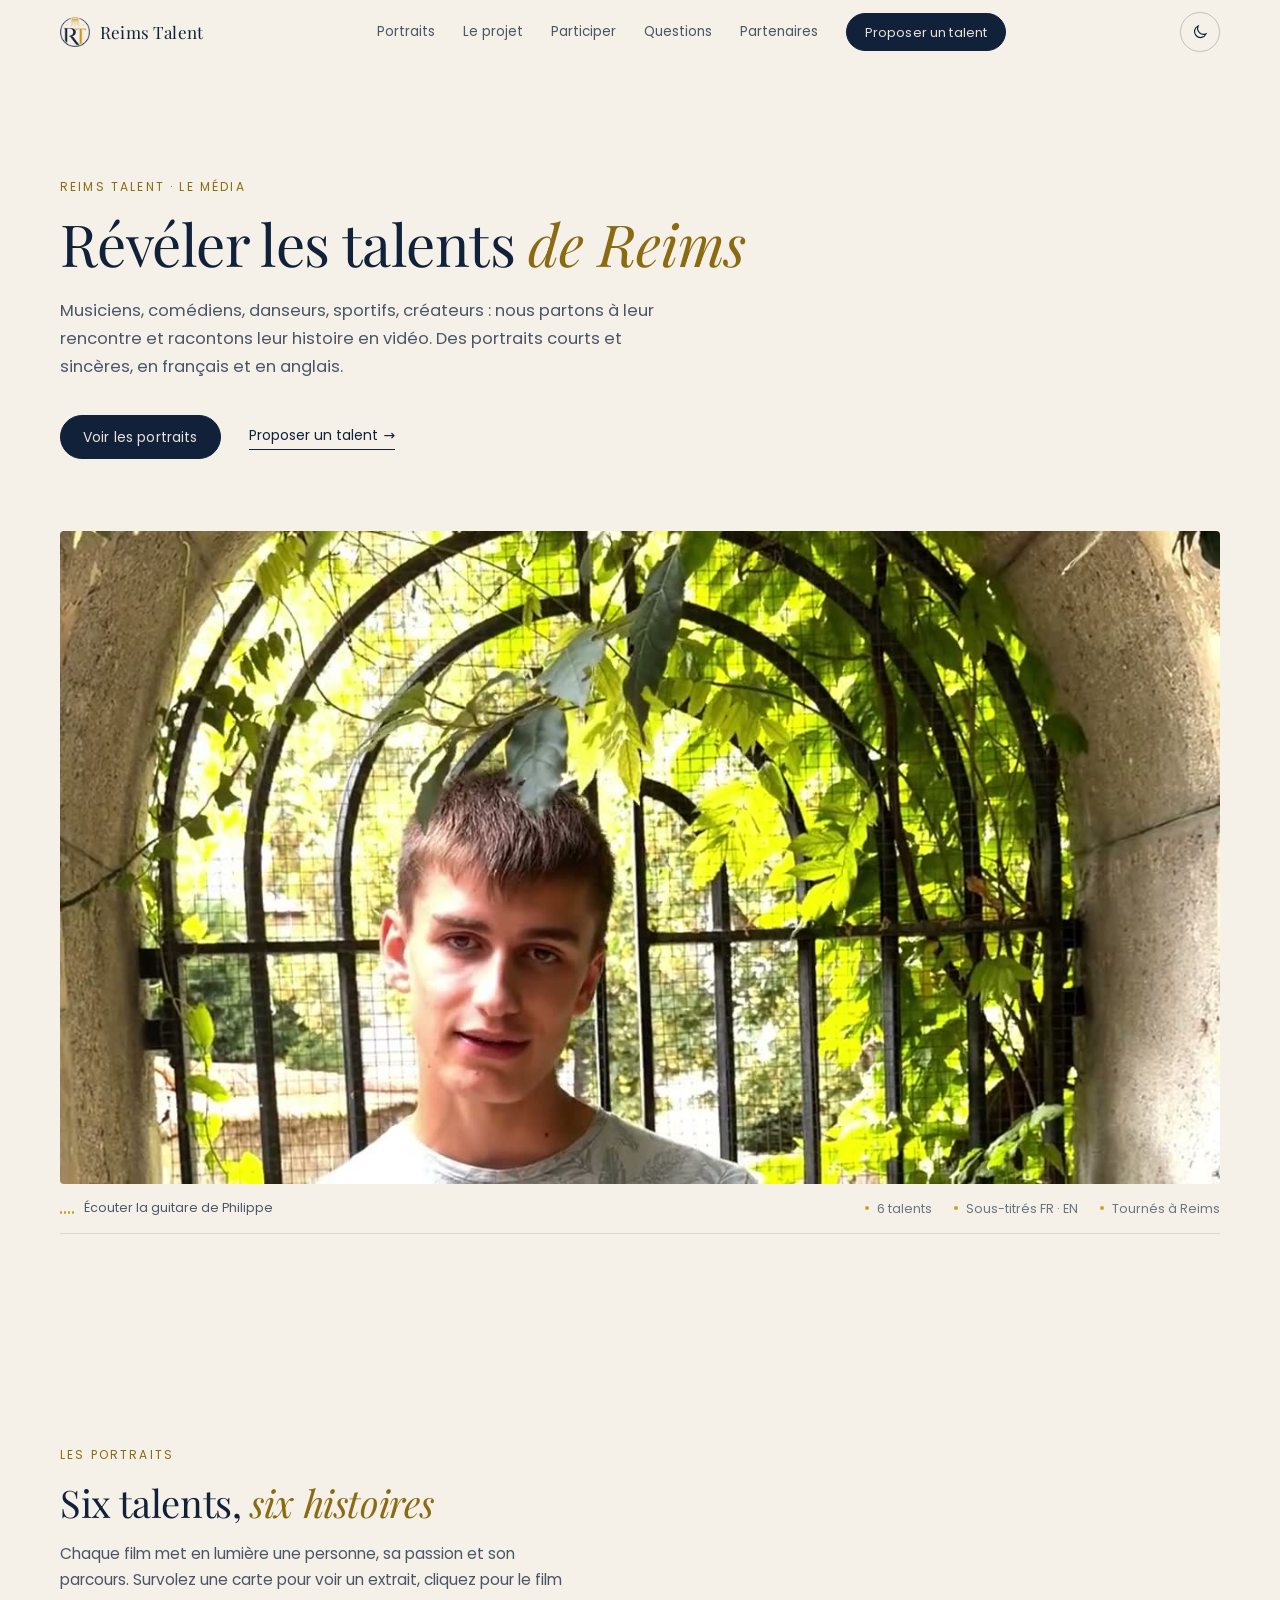
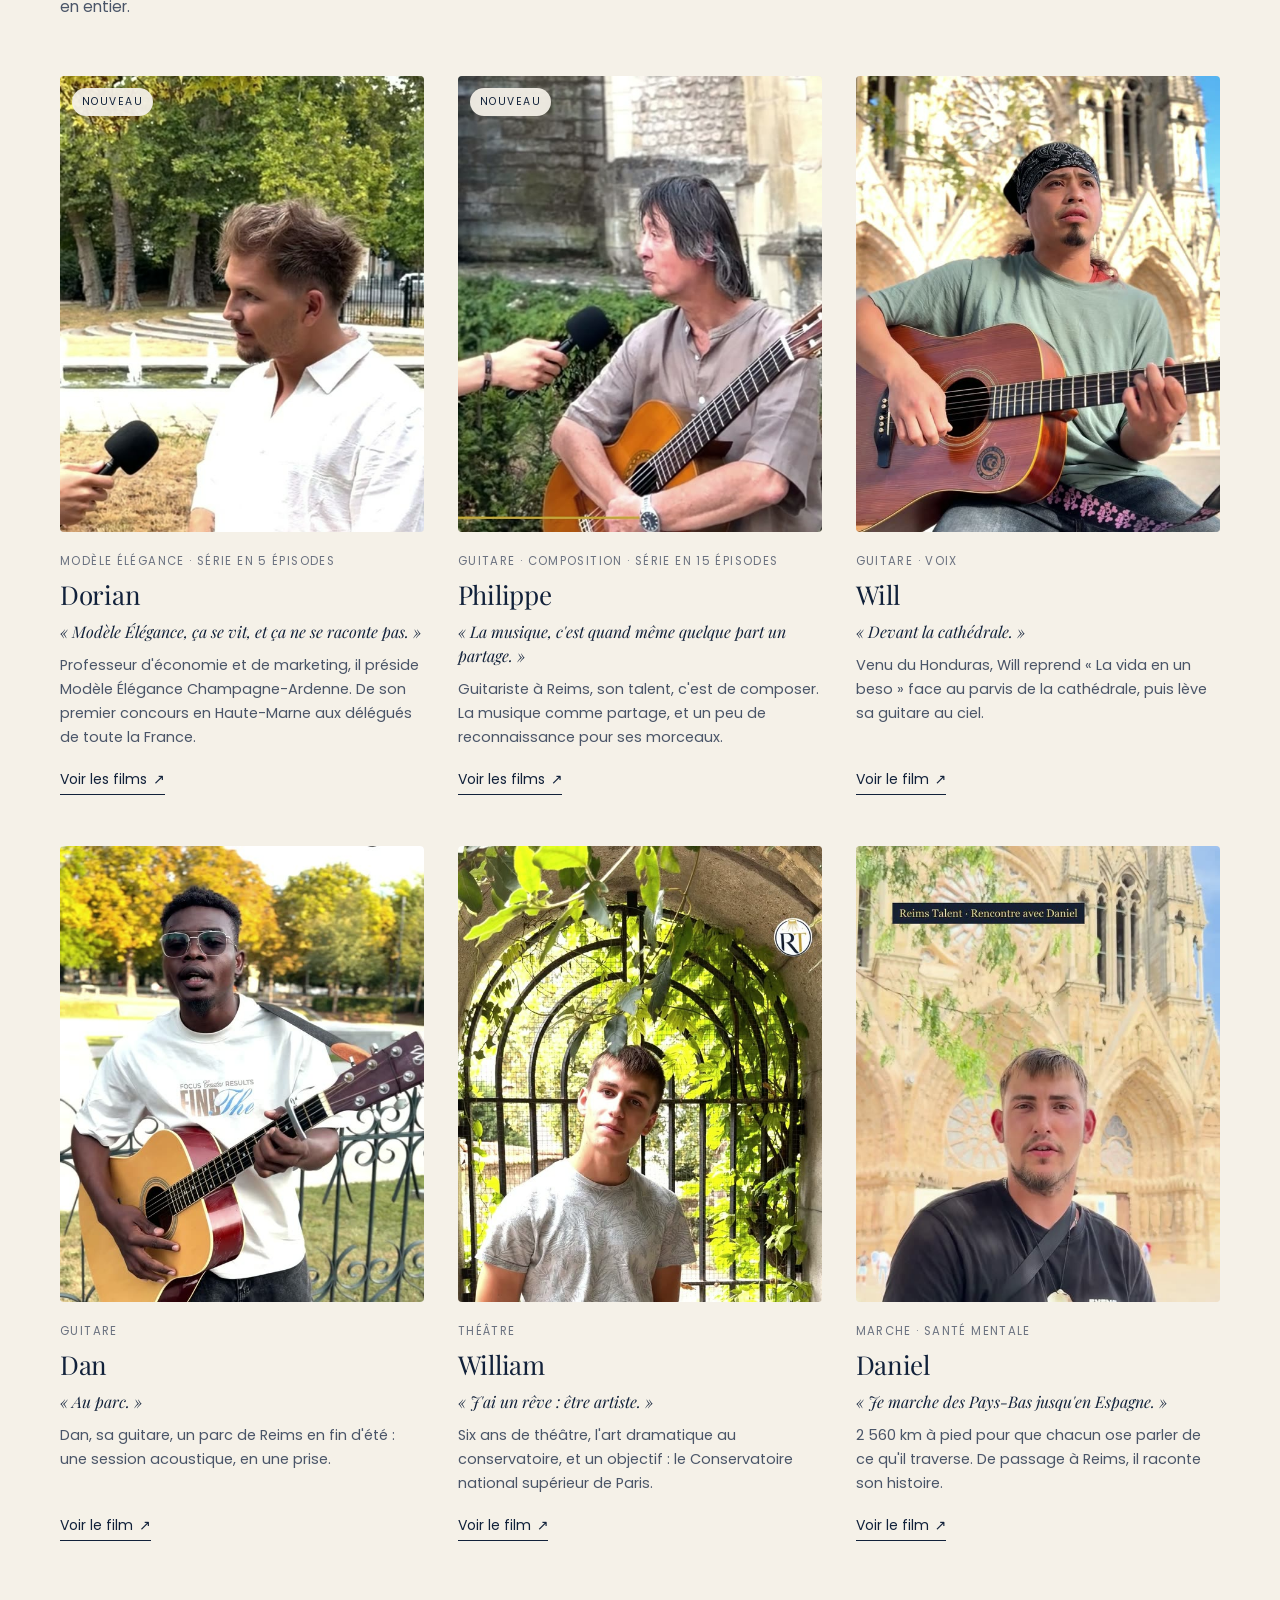
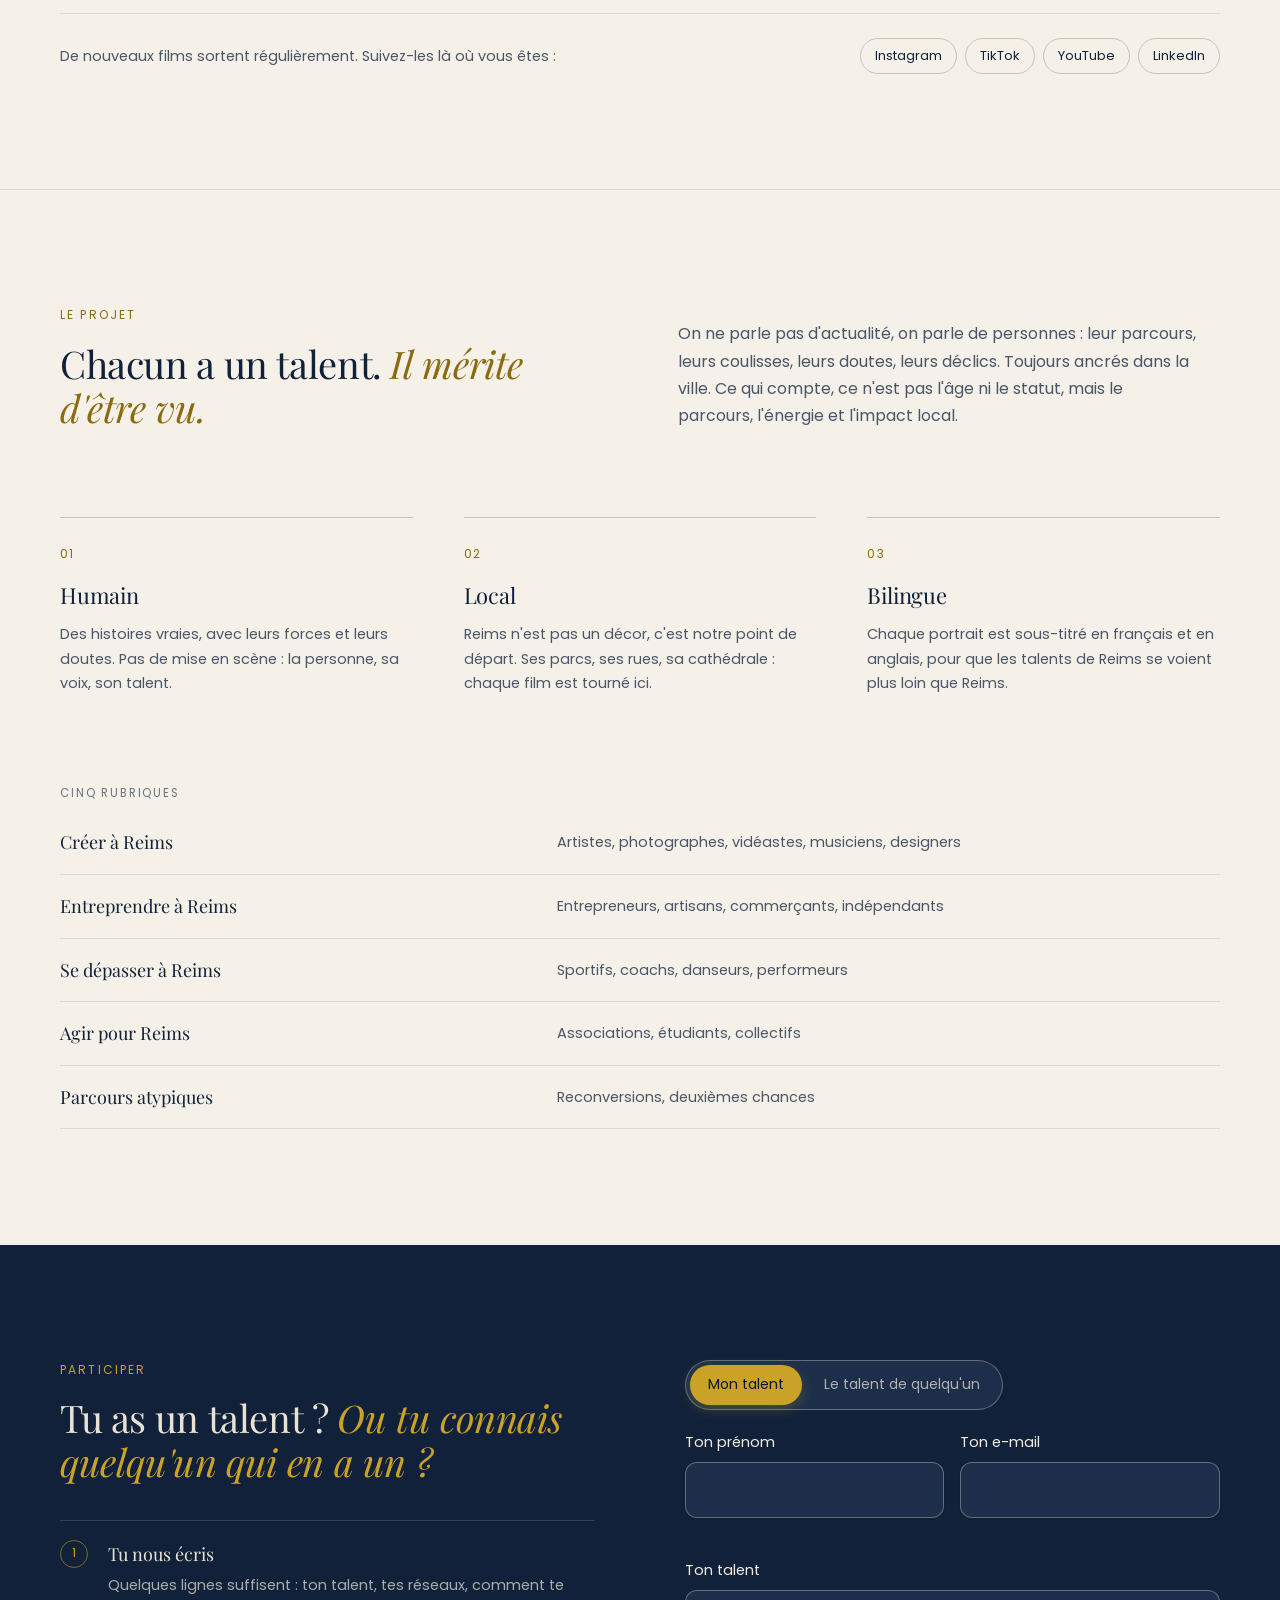
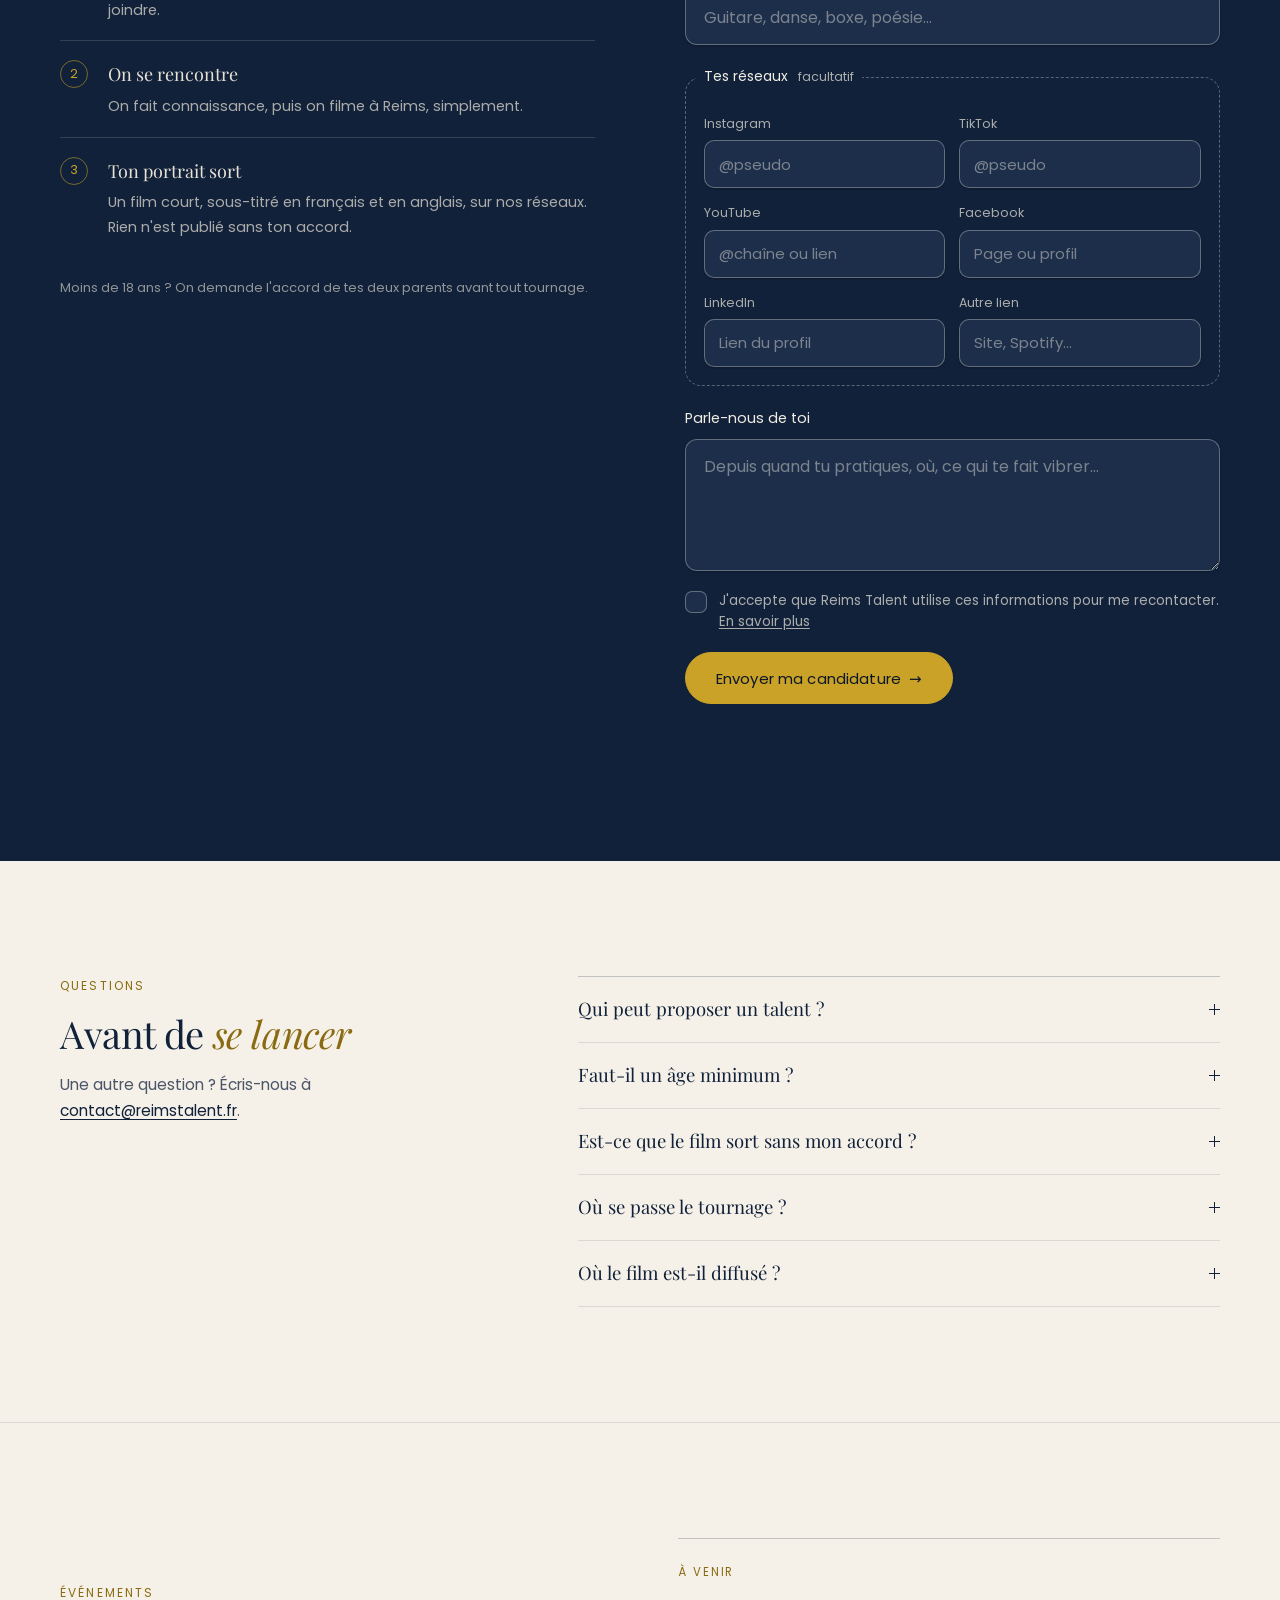
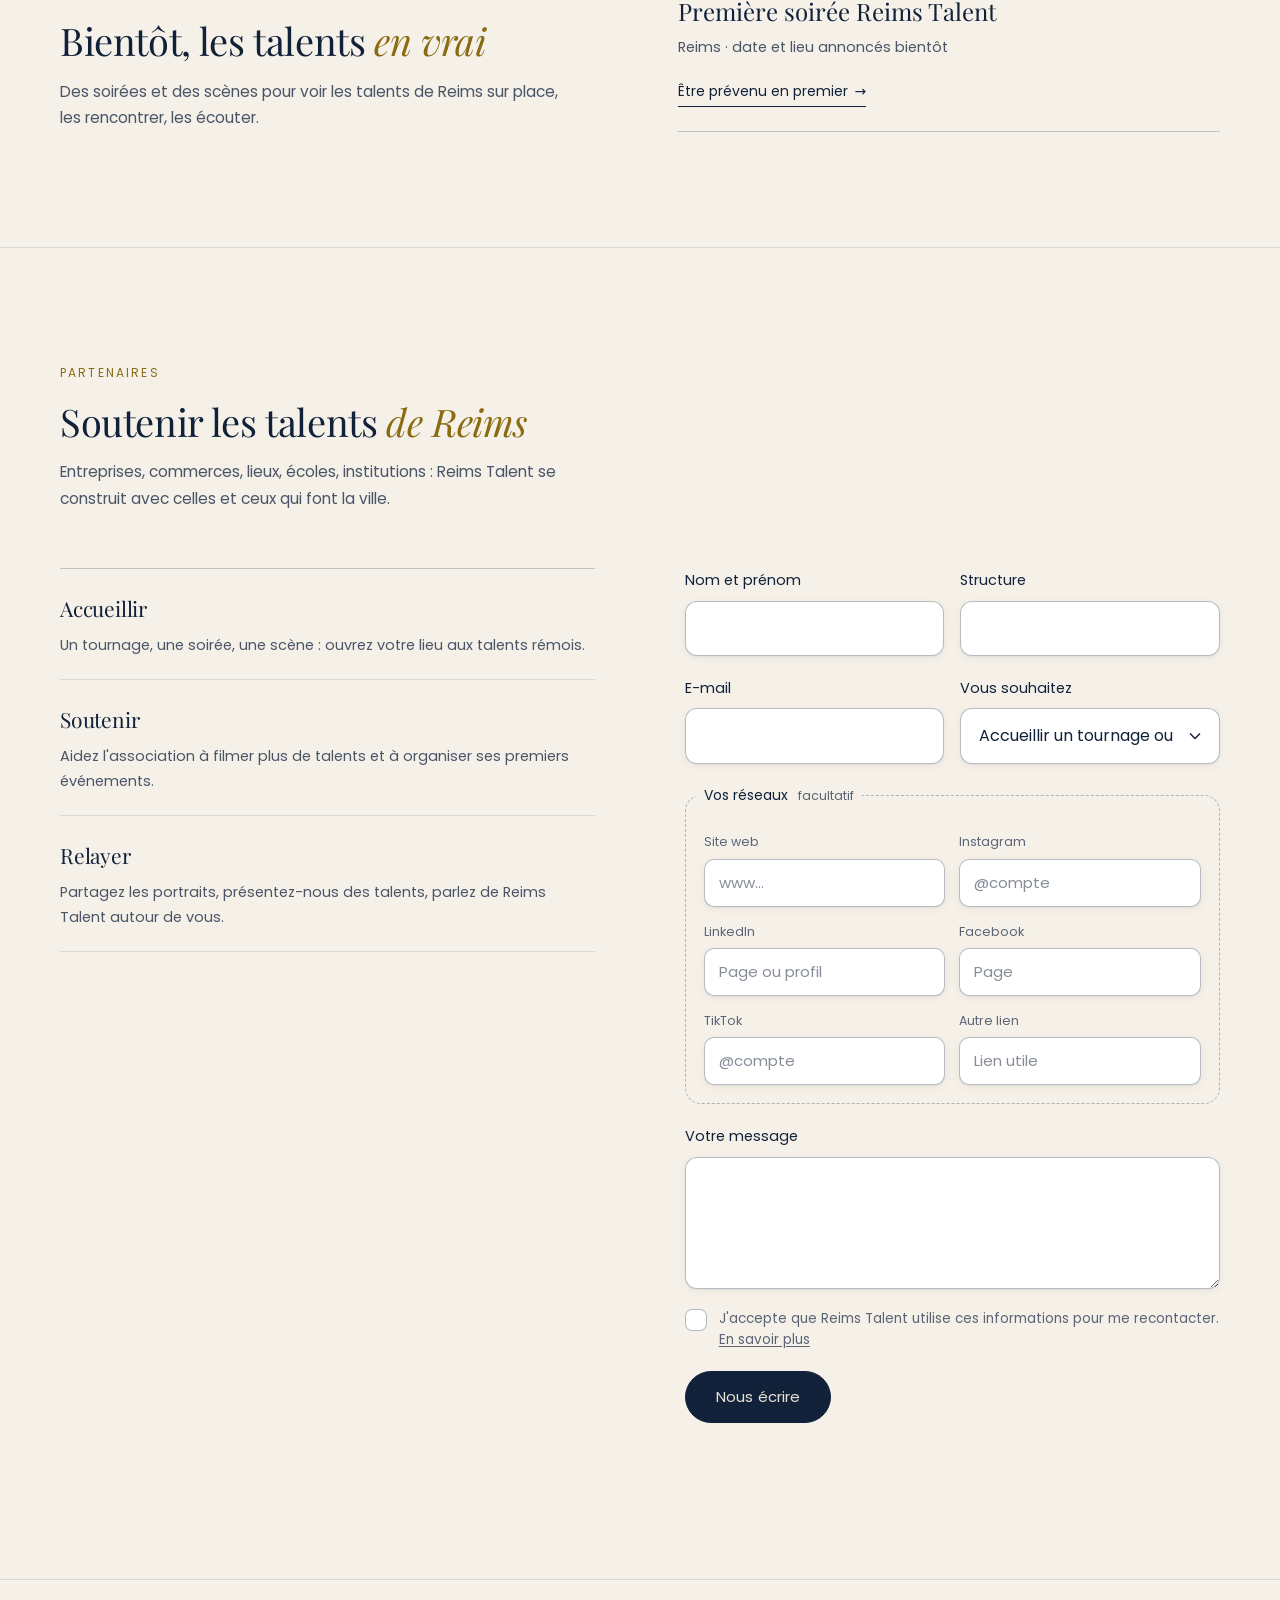
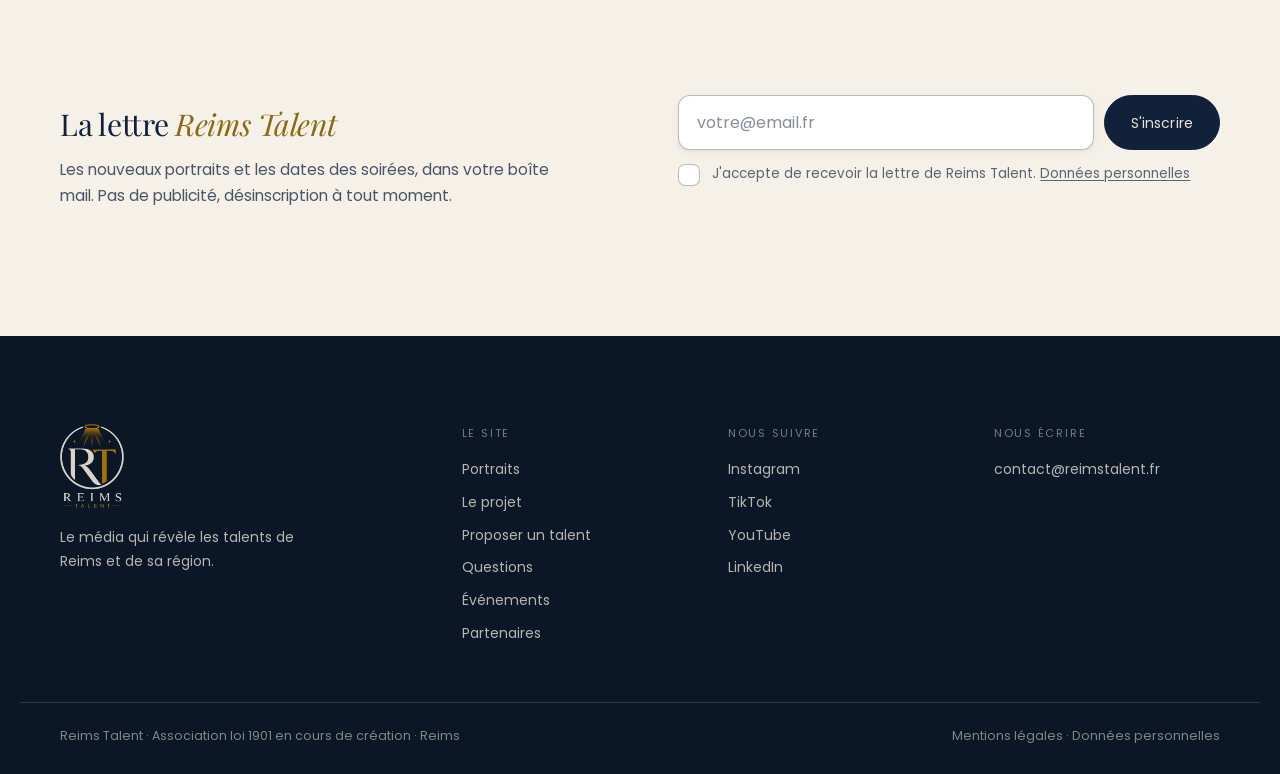
<file: index.html>
<!doctype html>
<html lang="fr" class="no-js">
<head>
  <meta charset="utf-8">
  <meta name="viewport" content="width=device-width, initial-scale=1, viewport-fit=cover">
  <title>Reims Talent · Le média qui révèle les talents de Reims</title>
  <meta name="description" content="Musiciens, comédiens, danseurs, sportifs, créateurs : Reims Talent raconte les talents de Reims en portraits vidéo courts et sincères, en français et en anglais.">
  <meta name="theme-color" content="#F5F1E8">
  <link rel="canonical" href="https://reimstalent.fr/">
  <link rel="icon" href="/favicon.ico" sizes="any">
  <link rel="icon" type="image/png" href="/assets/img/favicon-48.png">
  <link rel="apple-touch-icon" href="/apple-touch-icon.png">
  <link rel="manifest" href="/site.webmanifest">

  <meta property="og:type" content="website">
  <meta property="og:locale" content="fr_FR">
  <meta property="og:site_name" content="Reims Talent">
  <meta property="og:title" content="Reims Talent · Révéler les talents de Reims">
  <meta property="og:description" content="Des portraits vidéo courts et sincères des talents de Reims, en français et en anglais.">
  <meta property="og:url" content="https://reimstalent.fr/">
  <meta property="og:image" content="https://reimstalent.fr/assets/img/partage.jpg">
  <meta property="og:image:width" content="1200">
  <meta property="og:image:height" content="630">
  <meta name="twitter:card" content="summary_large_image">

  <link rel="preload" href="/assets/fonts/playfair.woff2" as="font" type="font/woff2" crossorigin>
  <link rel="preload" href="/assets/fonts/poppins-400.woff2" as="font" type="font/woff2" crossorigin>
  <script>try{var t=localStorage.getItem("rt-theme");if(t==="dark"||t==="light")document.documentElement.dataset.theme=t;}catch(e){}</script>
  <link rel="stylesheet" href="/assets/css/site.css?v=3.2">

  <script type="application/ld+json">
  {
    "@context": "https://schema.org",
    "@type": "Organization",
    "name": "Reims Talent",
    "url": "https://reimstalent.fr/",
    "logo": "https://reimstalent.fr/assets/img/icone-512.png",
    "description": "Le média qui révèle les talents de Reims et de sa région, en portraits vidéo bilingues.",
    "email": "contact@reimstalent.fr",
    "address": { "@type": "PostalAddress", "addressLocality": "Reims", "addressRegion": "Grand Est", "addressCountry": "FR" },
    "sameAs": [
      "https://www.instagram.com/reims_talent/",
      "https://www.tiktok.com/@reims.talent",
      "https://www.youtube.com/@ReimsTalent",
      "https://www.linkedin.com/company/reims-talent/"
    ]
  }
  </script>
</head>
<body>
  <a class="evitement" href="#contenu">Aller au contenu</a>

  <header class="entete" data-entete>
    <div class="entete__barre">
      <a class="marque" href="#haut" aria-label="Reims Talent, retour en haut">
        <img class="marque__jour" src="/assets/img/monogramme-fonce.png" alt="" width="30" height="30">
        <img class="marque__nuit" src="/assets/img/monogramme.png" alt="" width="30" height="31">
        <span>Reims Talent</span>
      </a>
      <nav class="nav" id="nav" aria-label="Navigation principale">
        <a href="#portraits" data-lien>Portraits</a>
        <a href="#projet" data-lien>Le projet</a>
        <a href="#participer" data-lien>Participer</a>
        <a href="#questions" data-lien>Questions</a>
        <a href="#partenaires" data-lien>Partenaires</a>
        <a class="bouton bouton--plein nav__appel" href="#participer">Proposer un talent</a>
      </nav>
      <div class="entete__outils">
        <button class="theme" type="button" aria-label="Changer de mode : jour ou nuit" data-theme-bouton>
          <svg class="theme__jour" viewBox="0 0 24 24" fill="none" stroke="currentColor" stroke-width="1.6" stroke-linecap="round" aria-hidden="true"><path d="M20 14.5A8 8 0 0 1 9.5 4a8 8 0 1 0 10.5 10.5Z"/></svg>
          <svg class="theme__nuit" viewBox="0 0 24 24" fill="none" stroke="currentColor" stroke-width="1.6" stroke-linecap="round" aria-hidden="true"><circle cx="12" cy="12" r="4"/><path d="M12 2.5v2M12 19.5v2M4.6 4.6l1.4 1.4M18 18l1.4 1.4M2.5 12h2M19.5 12h2M4.6 19.4 6 18M18 6l1.4-1.4"/></svg>
        </button>
        <button class="burger" type="button" aria-controls="nav" aria-expanded="false" aria-label="Ouvrir le menu" data-burger>
          <span></span><span></span>
        </button>
      </div>
    </div>
  </header>

  <main id="contenu">

    <!-- Accueil -->
    <section class="accueil" id="haut" aria-labelledby="titre-accueil">
      <div class="cadre">
        <div class="accueil__tete">
          <p class="etiquette apparition">Reims Talent · le média</p>
          <h1 id="titre-accueil" class="accueil__titre apparition">Révéler les talents <em>de&nbsp;Reims</em></h1>
          <p class="accueil__chapo apparition">Musiciens, comédiens, danseurs, sportifs, créateurs&nbsp;: nous partons à leur rencontre et racontons leur histoire en vidéo. Des portraits courts et sincères, en français et en anglais.</p>
          <div class="actions apparition">
            <a class="bouton bouton--plein" href="#portraits">Voir les portraits</a>
            <a class="lien" href="#participer">Proposer un talent <span aria-hidden="true">→</span></a>
          </div>
        </div>

        <figure class="accueil__film apparition">
          <video data-accueil muted playsinline loop preload="metadata"
                 poster="/assets/img/accueil.jpg"
                 data-src-large="/assets/video/accueil.mp4"
                 data-src-mobile="/assets/video/accueil-mobile.mp4"
                 data-poster-mobile="/assets/img/accueil-mobile.jpg"
                 aria-label="Extraits des portraits Reims Talent"></video>
          <figcaption>
            <button class="son" type="button" aria-pressed="false" data-son>
              <span class="son__barres" aria-hidden="true"><i></i><i></i><i></i><i></i></span>
              <span data-son-libelle>Écouter la guitare de Philippe</span>
            </button>
            <audio data-son-piste preload="none" loop src="/assets/audio/philippe-guitare.m4a"></audio>
            <ul class="faits" aria-label="En bref">
              <li>6 talents</li>
              <li>Sous-titrés FR · EN</li>
              <li>Tournés à Reims</li>
            </ul>
          </figcaption>
        </figure>
      </div>
    </section>

    <!-- Portraits -->
    <section class="section" id="portraits" aria-labelledby="titre-portraits">
      <div class="cadre">
        <header class="tete apparition">
          <p class="etiquette">Les portraits</p>
          <h2 id="titre-portraits" class="titre">Six talents, <em>six histoires</em></h2>
          <p class="chapo">Chaque film met en lumière une personne, sa passion et son parcours. Survolez une carte pour voir un extrait, cliquez pour le film en entier.</p>
        </header>

        <div class="portraits" data-portraits>
          <article class="carte apparition">
            <a class="carte__media" href="https://www.youtube.com/shorts/BYfRUF6-oyg" target="_blank" rel="noopener" aria-label="Voir les films de Dorian">
              <video muted playsinline loop preload="none" poster="/assets/img/dorian.jpg" data-carte>
                <source src="/assets/video/dorian.mp4" type="video/mp4">
              </video>
              <span class="pastille">Nouveau</span>
            </a>
            <div class="carte__texte">
              <p class="carte__discipline">Modèle Élégance · Série en 5 épisodes</p>
              <h3 class="carte__nom">Dorian</h3>
              <p class="carte__citation">« Modèle Élégance, ça se vit, et ça ne se raconte pas. »</p>
              <p class="carte__resume">Professeur d'économie et de marketing, il préside Modèle Élégance Champagne-Ardenne. De son premier concours en Haute-Marne aux délégués de toute la France.</p>
              <a class="lien" href="https://www.youtube.com/shorts/BYfRUF6-oyg" target="_blank" rel="noopener">Voir les films <span aria-hidden="true">↗</span></a>
            </div>
          </article>

          <article class="carte apparition">
            <a class="carte__media" href="https://www.youtube.com/shorts/jqiysAtIw2w" target="_blank" rel="noopener" aria-label="Voir les films de Philippe">
              <video muted playsinline loop preload="none" poster="/assets/img/philippe.jpg" data-carte>
                <source src="/assets/video/philippe.mp4" type="video/mp4">
              </video>
              <span class="pastille">Nouveau</span>
            </a>
            <div class="carte__texte">
              <p class="carte__discipline">Guitare · Composition · Série en 15 épisodes</p>
              <h3 class="carte__nom">Philippe</h3>
              <p class="carte__citation">« La musique, c'est quand même quelque part un partage. »</p>
              <p class="carte__resume">Guitariste à Reims, son talent, c'est de composer. La musique comme partage, et un peu de reconnaissance pour ses morceaux.</p>
              <a class="lien" href="https://www.youtube.com/shorts/jqiysAtIw2w" target="_blank" rel="noopener">Voir les films <span aria-hidden="true">↗</span></a>
            </div>
          </article>

          <article class="carte apparition">
            <a class="carte__media" href="https://www.instagram.com/reel/DerkuVaj47A/" target="_blank" rel="noopener" aria-label="Voir le film de Will">
              <video muted playsinline loop preload="none" poster="/assets/img/will.jpg" data-carte>
                <source src="/assets/video/will.mp4" type="video/mp4">
              </video>
            </a>
            <div class="carte__texte">
              <p class="carte__discipline">Guitare · Voix</p>
              <h3 class="carte__nom">Will</h3>
              <p class="carte__citation">« Devant la cathédrale. »</p>
              <p class="carte__resume">Venu du Honduras, Will reprend «&nbsp;La vida en un beso&nbsp;» face au parvis de la cathédrale, puis lève sa guitare au ciel.</p>
              <a class="lien" href="https://www.instagram.com/reel/DerkuVaj47A/" target="_blank" rel="noopener">Voir le film <span aria-hidden="true">↗</span></a>
            </div>
          </article>

          <article class="carte apparition">
            <a class="carte__media" href="https://www.instagram.com/reel/DfP4QHQmBKb/" target="_blank" rel="noopener" aria-label="Voir le film de Dan">
              <video muted playsinline loop preload="none" poster="/assets/img/dan.jpg" data-carte>
                <source src="/assets/video/dan.mp4" type="video/mp4">
              </video>
            </a>
            <div class="carte__texte">
              <p class="carte__discipline">Guitare</p>
              <h3 class="carte__nom">Dan</h3>
              <p class="carte__citation">« Au parc. »</p>
              <p class="carte__resume">Dan, sa guitare, un parc de Reims en fin d'été&nbsp;: une session acoustique, en une prise.</p>
              <a class="lien" href="https://www.instagram.com/reel/DfP4QHQmBKb/" target="_blank" rel="noopener">Voir le film <span aria-hidden="true">↗</span></a>
            </div>
          </article>

          <article class="carte apparition">
            <a class="carte__media" href="https://www.linkedin.com/feed/update/urn:li:activity:7521697595224854529/" target="_blank" rel="noopener" aria-label="Voir le film de William">
              <video muted playsinline loop preload="none" poster="/assets/img/william.jpg" data-carte>
                <source src="/assets/video/william.mp4" type="video/mp4">
              </video>
            </a>
            <div class="carte__texte">
              <p class="carte__discipline">Théâtre</p>
              <h3 class="carte__nom">William</h3>
              <p class="carte__citation">« J'ai un rêve&nbsp;: être artiste. »</p>
              <p class="carte__resume">Six ans de théâtre, l'art dramatique au conservatoire, et un objectif&nbsp;: le Conservatoire national supérieur de Paris.</p>
              <a class="lien" href="https://www.linkedin.com/feed/update/urn:li:activity:7521697595224854529/" target="_blank" rel="noopener">Voir le film <span aria-hidden="true">↗</span></a>
            </div>
          </article>

          <article class="carte apparition">
            <a class="carte__media" href="https://www.linkedin.com/feed/update/urn:li:activity:7521694579008389120/" target="_blank" rel="noopener" aria-label="Voir le film de Daniel">
              <video muted playsinline loop preload="none" poster="/assets/img/daniel.jpg" data-carte>
                <source src="/assets/video/daniel.mp4" type="video/mp4">
              </video>
            </a>
            <div class="carte__texte">
              <p class="carte__discipline">Marche · Santé mentale</p>
              <h3 class="carte__nom">Daniel</h3>
              <p class="carte__citation">« Je marche des Pays-Bas jusqu'en Espagne. »</p>
              <p class="carte__resume">2&nbsp;560&nbsp;km à pied pour que chacun ose parler de ce qu'il traverse. De passage à Reims, il raconte son histoire.</p>
              <a class="lien" href="https://www.linkedin.com/feed/update/urn:li:activity:7521694579008389120/" target="_blank" rel="noopener">Voir le film <span aria-hidden="true">↗</span></a>
            </div>
          </article>
        </div>

        <div class="suite apparition">
          <p>De nouveaux films sortent régulièrement. Suivez-les là où vous êtes&nbsp;:</p>
          <ul class="reseaux">
            <li><a href="https://www.instagram.com/reims_talent/" target="_blank" rel="noopener">Instagram</a></li>
            <li><a href="https://www.tiktok.com/@reims.talent" target="_blank" rel="noopener">TikTok</a></li>
            <li><a href="https://www.youtube.com/@ReimsTalent" target="_blank" rel="noopener">YouTube</a></li>
            <li><a href="https://www.linkedin.com/company/reims-talent/" target="_blank" rel="noopener">LinkedIn</a></li>
          </ul>
        </div>
      </div>
    </section>

    <!-- Le projet -->
    <section class="section section--filet" id="projet" aria-labelledby="titre-projet">
      <div class="cadre">
        <div class="projet">
          <div class="apparition">
            <p class="etiquette">Le projet</p>
            <h2 id="titre-projet" class="titre">Chacun a un talent. <em>Il mérite d'être vu.</em></h2>
          </div>
          <p class="projet__texte apparition">On ne parle pas d'actualité, on parle de personnes&nbsp;: leur parcours, leurs coulisses, leurs doutes, leurs déclics. Toujours ancrés dans la ville. Ce qui compte, ce n'est pas l'âge ni le statut, mais le parcours, l'énergie et l'impact local.</p>
        </div>

        <ol class="piliers">
          <li class="apparition"><span class="piliers__num">01</span><h3>Humain</h3><p>Des histoires vraies, avec leurs forces et leurs doutes. Pas de mise en scène&nbsp;: la personne, sa voix, son talent.</p></li>
          <li class="apparition"><span class="piliers__num">02</span><h3>Local</h3><p>Reims n'est pas un décor, c'est notre point de départ. Ses parcs, ses rues, sa cathédrale&nbsp;: chaque film est tourné ici.</p></li>
          <li class="apparition"><span class="piliers__num">03</span><h3>Bilingue</h3><p>Chaque portrait est sous-titré en français et en anglais, pour que les talents de Reims se voient plus loin que Reims.</p></li>
        </ol>

        <div class="rubriques apparition">
          <h3 class="rubriques__titre">Cinq rubriques</h3>
          <ul>
            <li><strong>Créer à Reims</strong><span>Artistes, photographes, vidéastes, musiciens, designers</span></li>
            <li><strong>Entreprendre à Reims</strong><span>Entrepreneurs, artisans, commerçants, indépendants</span></li>
            <li><strong>Se dépasser à Reims</strong><span>Sportifs, coachs, danseurs, performeurs</span></li>
            <li><strong>Agir pour Reims</strong><span>Associations, étudiants, collectifs</span></li>
            <li><strong>Parcours atypiques</strong><span>Reconversions, deuxièmes chances</span></li>
          </ul>
        </div>
      </div>
    </section>

    <!-- Participer -->
    <section class="section section--marine" id="participer" aria-labelledby="titre-participer">
      <div class="cadre deux-colonnes">
        <div class="apparition">
          <p class="etiquette etiquette--clair">Participer</p>
          <h2 id="titre-participer" class="titre">Tu as un talent&nbsp;? <em>Ou tu connais quelqu'un qui en a un&nbsp;?</em></h2>
          <ol class="etapes">
            <li><span>1</span><div><strong data-moi="Tu nous écris" data-autre="Tu nous présentes la personne">Tu nous écris</strong><p data-moi="Quelques lignes suffisent : ton talent, tes réseaux, comment te joindre." data-autre="Son prénom, son talent, ses réseaux : on s'occupe de la contacter.">Quelques lignes suffisent&nbsp;: ton talent, tes réseaux, comment te joindre.</p></div></li>
            <li><span>2</span><div><strong data-moi="On se rencontre" data-autre="On rencontre la personne">On se rencontre</strong><p data-moi="On fait connaissance, puis on filme à Reims, simplement." data-autre="On lui parle de ta proposition, puis on filme à Reims, si elle le souhaite.">On fait connaissance, puis on filme à Reims, simplement.</p></div></li>
            <li><span>3</span><div><strong data-moi="Ton portrait sort" data-autre="Son portrait sort">Ton portrait sort</strong><p data-moi="Un film court, sous-titré en français et en anglais, sur nos réseaux. Rien n'est publié sans ton accord." data-autre="Un film court, sous-titré en français et en anglais, sur nos réseaux. Rien n'est publié sans son accord.">Un film court, sous-titré en français et en anglais, sur nos réseaux. Rien n'est publié sans ton accord.</p></div></li>
          </ol>
          <p class="note" data-moi="Moins de 18 ans ? On demande l'accord de tes deux parents avant tout tournage." data-autre="La personne a moins de 18 ans ? On demande l'accord de ses deux parents avant tout tournage.">Moins de 18&nbsp;ans&nbsp;? On demande l'accord de tes deux parents avant tout tournage.</p>
        </div>

        <form class="formulaire apparition" action="https://api.web3forms.com/submit" method="post" data-formulaire data-mode="moi" data-merci="Merci, c'est bien reçu. On revient vers toi très vite." novalidate>
          <input type="hidden" name="formulaire" value="talent">
          <input type="hidden" name="access_key" value="d7441ec3-bf69-49b4-a5d0-7c67635c8cf4">
          <input type="hidden" name="subject" value="Nouveau talent proposé sur reimstalent.fr (son propre talent)" data-moi="Nouveau talent proposé sur reimstalent.fr (son propre talent)" data-autre="Nouveau talent proposé sur reimstalent.fr (le talent de quelqu'un)" data-valeur>
          <input type="hidden" name="from_name" value="reimstalent.fr">
          <div class="piege" aria-hidden="true"><label>Ne pas remplir <input type="text" name="botcheck" tabindex="-1" autocomplete="off"></label></div>

          <fieldset class="choix" data-choix>
            <legend class="visuellement-cache">Je propose</legend>
            <span class="choix__curseur" aria-hidden="true"></span>
            <label><input type="radio" name="qui" value="moi" checked><span>Mon talent</span></label>
            <label><input type="radio" name="qui" value="quelqu'un"><span>Le talent de quelqu'un</span></label>
          </fieldset>
          <div class="grille-champs">
            <div class="champ">
              <label for="t-prenom">Ton prénom</label>
              <input id="t-prenom" name="prenom" type="text" autocomplete="given-name" required maxlength="60">
            </div>
            <div class="champ">
              <label for="t-email">Ton e-mail</label>
              <input id="t-email" name="email" type="email" autocomplete="email" required maxlength="120">
            </div>
          </div>
          <div class="repli" data-seulement="autre">
            <div class="repli__dedans">
              <div class="champ">
                <label for="t-son-prenom">Son prénom</label>
                <input id="t-son-prenom" name="son_prenom" type="text" autocomplete="off" maxlength="60" placeholder="Le prénom de la personne" data-requis-autre>
              </div>
            </div>
          </div>
          <div class="champ">
            <label for="t-talent" data-moi="Ton talent" data-autre="Son talent">Ton talent</label>
            <input id="t-talent" name="talent" type="text" placeholder="Guitare, danse, boxe, poésie…" data-moi-placeholder="Guitare, danse, boxe, poésie…" data-autre-placeholder="Chant, cuisine, skate, éloquence…" required maxlength="120">
          </div>
          <fieldset class="reseaux-champs">
            <legend><span data-moi="Tes réseaux" data-autre="Ses réseaux, pour la retrouver">Tes réseaux</span> <span class="facultatif">facultatif</span></legend>
            <div class="grille-champs grille-champs--reseaux">
              <div class="champ champ--reseau">
                <label for="t-instagram">Instagram</label>
                <input id="t-instagram" name="instagram" type="text" inputmode="url" autocomplete="off" spellcheck="false" placeholder="@pseudo" maxlength="200">
              </div>
              <div class="champ champ--reseau">
                <label for="t-tiktok">TikTok</label>
                <input id="t-tiktok" name="tiktok" type="text" inputmode="url" autocomplete="off" spellcheck="false" placeholder="@pseudo" maxlength="200">
              </div>
              <div class="champ champ--reseau">
                <label for="t-youtube">YouTube</label>
                <input id="t-youtube" name="youtube" type="text" inputmode="url" autocomplete="off" spellcheck="false" placeholder="@chaîne ou lien" maxlength="200">
              </div>
              <div class="champ champ--reseau">
                <label for="t-facebook">Facebook</label>
                <input id="t-facebook" name="facebook" type="text" inputmode="url" autocomplete="off" spellcheck="false" placeholder="Page ou profil" maxlength="200">
              </div>
              <div class="champ champ--reseau">
                <label for="t-linkedin">LinkedIn</label>
                <input id="t-linkedin" name="linkedin" type="text" inputmode="url" autocomplete="off" spellcheck="false" placeholder="Lien du profil" maxlength="200">
              </div>
              <div class="champ champ--reseau">
                <label for="t-autre_lien">Autre lien</label>
                <input id="t-autre_lien" name="autre_lien" type="text" inputmode="url" autocomplete="off" spellcheck="false" placeholder="Site, Spotify…" maxlength="200">
              </div>
            </div>
          </fieldset>
          <div class="champ">
            <label for="t-message" data-moi="Parle-nous de toi" data-autre="Pourquoi cette personne ?">Parle-nous de toi</label>
            <textarea id="t-message" name="message" rows="4" required maxlength="2000" placeholder="Depuis quand tu pratiques, où, ce qui te fait vibrer…" data-moi-placeholder="Depuis quand tu pratiques, où, ce qui te fait vibrer…" data-autre-placeholder="Où tu as découvert son talent, ce qui t'a marqué, comment la joindre…"></textarea>
          </div>
          <label class="accord"><input type="checkbox" name="accord" value="oui" required> <span>J'accepte que Reims Talent utilise ces informations pour me recontacter. <a href="/confidentialite.html">En savoir plus</a></span></label>
          <button class="bouton bouton--or" type="submit"><span data-moi="Envoyer ma candidature" data-autre="Proposer ce talent">Envoyer ma candidature</span> <span class="bouton__fleche" aria-hidden="true">→</span></button>
          <p class="formulaire__etat" role="status" aria-live="polite"></p>
        </form>
      </div>
    </section>

    <!-- Questions -->
    <section class="section" id="questions" aria-labelledby="titre-questions">
      <div class="cadre deux-colonnes deux-colonnes--etroit">
        <header class="apparition">
          <p class="etiquette">Questions</p>
          <h2 id="titre-questions" class="titre">Avant de <em>se lancer</em></h2>
          <p class="chapo">Une autre question&nbsp;? Écris-nous à <a href="mailto:contact@reimstalent.fr">contact@reimstalent.fr</a>.</p>
        </header>
        <div class="faq apparition">
          <details>
            <summary>Qui peut proposer un talent&nbsp;?</summary>
            <p>Tout le monde. Tu peux proposer ton propre talent, ou celui de quelqu'un que tu admires&nbsp;: un ami, un voisin, un artisan, une coach.</p>
          </details>
          <details>
            <summary>Faut-il un âge minimum&nbsp;?</summary>
            <p>Non, il n'y a pas d'âge. Si la personne a moins de 18&nbsp;ans, on demande l'accord de ses deux parents avant tout tournage.</p>
          </details>
          <details>
            <summary>Est-ce que le film sort sans mon accord&nbsp;?</summary>
            <p>Jamais. Rien n'est publié sans ton accord.</p>
          </details>
          <details>
            <summary>Où se passe le tournage&nbsp;?</summary>
            <p>À Reims, dans un lieu qui te ressemble&nbsp;: un parc, une rue, devant la cathédrale, là où tu crées.</p>
          </details>
          <details>
            <summary>Où le film est-il diffusé&nbsp;?</summary>
            <p>Sur Instagram, TikTok, YouTube, Facebook et LinkedIn, sous-titré en français et en anglais.</p>
          </details>
        </div>
      </div>
    </section>

    <!-- Événements -->
    <section class="section section--filet" id="evenements" aria-labelledby="titre-evenements">
      <div class="cadre">
        <div class="evenement apparition">
          <div>
            <p class="etiquette">Événements</p>
            <h2 id="titre-evenements" class="titre">Bientôt, les talents <em>en vrai</em></h2>
            <p class="chapo">Des soirées et des scènes pour voir les talents de Reims sur place, les rencontrer, les écouter.</p>
          </div>
          <div class="evenement__ligne">
            <p class="evenement__date">À venir</p>
            <p class="evenement__nom">Première soirée Reims Talent</p>
            <p class="evenement__lieu">Reims · date et lieu annoncés bientôt</p>
            <a class="lien" href="#lettre">Être prévenu en premier <span aria-hidden="true">→</span></a>
          </div>
        </div>
      </div>
    </section>

    <!-- Partenaires -->
    <section class="section section--filet" id="partenaires" aria-labelledby="titre-partenaires">
      <div class="cadre">
        <header class="tete apparition">
          <p class="etiquette">Partenaires</p>
          <h2 id="titre-partenaires" class="titre">Soutenir les talents <em>de Reims</em></h2>
          <p class="chapo">Entreprises, commerces, lieux, écoles, institutions&nbsp;: Reims Talent se construit avec celles et ceux qui font la ville.</p>
        </header>

        <div class="deux-colonnes">
          <ul class="soutiens apparition">
            <li><h3>Accueillir</h3><p>Un tournage, une soirée, une scène&nbsp;: ouvrez votre lieu aux talents rémois.</p></li>
            <li><h3>Soutenir</h3><p>Aidez l'association à filmer plus de talents et à organiser ses premiers événements.</p></li>
            <li><h3>Relayer</h3><p>Partagez les portraits, présentez-nous des talents, parlez de Reims Talent autour de vous.</p></li>
          </ul>

          <form class="formulaire formulaire--clair apparition" action="https://api.web3forms.com/submit" method="post" data-formulaire data-merci="Merci, votre message est bien arrivé. Nous vous répondons rapidement." novalidate>
            <input type="hidden" name="formulaire" value="partenaire">
            <input type="hidden" name="access_key" value="d7441ec3-bf69-49b4-a5d0-7c67635c8cf4">
            <input type="hidden" name="subject" value="Nouveau message partenaire sur reimstalent.fr">
            <input type="hidden" name="from_name" value="reimstalent.fr">
            <div class="piege" aria-hidden="true"><label>Ne pas remplir <input type="text" name="botcheck" tabindex="-1" autocomplete="off"></label></div>
            <div class="grille-champs">
              <div class="champ">
                <label for="p-nom">Nom et prénom</label>
                <input id="p-nom" name="nom" type="text" autocomplete="name" required maxlength="100">
              </div>
              <div class="champ">
                <label for="p-structure">Structure</label>
                <input id="p-structure" name="structure" type="text" autocomplete="organization" required maxlength="120">
              </div>
              <div class="champ">
                <label for="p-email">E-mail</label>
                <input id="p-email" name="email" type="email" autocomplete="email" required maxlength="120">
              </div>
              <div class="champ">
                <label for="p-soutien">Vous souhaitez</label>
                <select id="p-soutien" name="soutien">
                  <option>Accueillir un tournage ou une soirée</option>
                  <option>Soutenir l'association</option>
                  <option>Relayer, présenter des talents</option>
                  <option>Autre chose</option>
                </select>
              </div>
            </div>
            <fieldset class="reseaux-champs">
              <legend>Vos réseaux <span class="facultatif">facultatif</span></legend>
              <div class="grille-champs grille-champs--reseaux">
                <div class="champ champ--reseau">
                  <label for="p-site">Site web</label>
                  <input id="p-site" name="site" type="text" inputmode="url" autocomplete="off" spellcheck="false" placeholder="www…" maxlength="200">
                </div>
                <div class="champ champ--reseau">
                  <label for="p-instagram">Instagram</label>
                  <input id="p-instagram" name="instagram" type="text" inputmode="url" autocomplete="off" spellcheck="false" placeholder="@compte" maxlength="200">
                </div>
                <div class="champ champ--reseau">
                  <label for="p-linkedin">LinkedIn</label>
                  <input id="p-linkedin" name="linkedin" type="text" inputmode="url" autocomplete="off" spellcheck="false" placeholder="Page ou profil" maxlength="200">
                </div>
                <div class="champ champ--reseau">
                  <label for="p-facebook">Facebook</label>
                  <input id="p-facebook" name="facebook" type="text" inputmode="url" autocomplete="off" spellcheck="false" placeholder="Page" maxlength="200">
                </div>
                <div class="champ champ--reseau">
                  <label for="p-tiktok">TikTok</label>
                  <input id="p-tiktok" name="tiktok" type="text" inputmode="url" autocomplete="off" spellcheck="false" placeholder="@compte" maxlength="200">
                </div>
                <div class="champ champ--reseau">
                  <label for="p-autre_lien">Autre lien</label>
                  <input id="p-autre_lien" name="autre_lien" type="text" inputmode="url" autocomplete="off" spellcheck="false" placeholder="Lien utile" maxlength="200">
                </div>
              </div>
            </fieldset>
            <div class="champ">
              <label for="p-message">Votre message</label>
              <textarea id="p-message" name="message" rows="4" required maxlength="2000"></textarea>
            </div>
            <label class="accord"><input type="checkbox" name="accord" value="oui" required> <span>J'accepte que Reims Talent utilise ces informations pour me recontacter. <a href="/confidentialite.html">En savoir plus</a></span></label>
            <button class="bouton bouton--plein" type="submit">Nous écrire</button>
            <p class="formulaire__etat" role="status" aria-live="polite"></p>
          </form>
        </div>
      </div>
    </section>

    <!-- Lettre -->
    <section class="section section--filet lettre" id="lettre" aria-labelledby="titre-lettre">
      <div class="cadre lettre__cadre apparition">
        <div>
          <h2 id="titre-lettre" class="titre titre--petit">La lettre <em>Reims Talent</em></h2>
          <p class="chapo">Les nouveaux portraits et les dates des soirées, dans votre boîte mail. Pas de publicité, désinscription à tout moment.</p>
        </div>
        <form class="lettre__form" action="https://api.web3forms.com/submit" method="post" data-formulaire data-merci="Merci, vous êtes inscrit à la lettre Reims Talent." novalidate>
          <input type="hidden" name="formulaire" value="lettre">
          <input type="hidden" name="access_key" value="d7441ec3-bf69-49b4-a5d0-7c67635c8cf4">
          <input type="hidden" name="subject" value="Nouvelle inscription à la lettre Reims Talent">
          <input type="hidden" name="from_name" value="reimstalent.fr">
          <div class="piege" aria-hidden="true"><label>Ne pas remplir <input type="text" name="botcheck" tabindex="-1" autocomplete="off"></label></div>
          <div class="lettre__ligne">
            <label class="visuellement-cache" for="l-email">Votre e-mail</label>
            <input id="l-email" name="email" type="email" autocomplete="email" placeholder="votre@email.fr" required maxlength="120">
            <button class="bouton bouton--plein" type="submit">S'inscrire</button>
          </div>
          <label class="accord"><input type="checkbox" name="accord" value="oui" required> <span>J'accepte de recevoir la lettre de Reims Talent. <a href="/confidentialite.html">Données personnelles</a></span></label>
          <p class="formulaire__etat" role="status" aria-live="polite"></p>
        </form>
      </div>
    </section>
  </main>

  <footer class="pied">
    <div class="cadre pied__grille">
      <div class="pied__marque">
        <img src="/assets/img/logo-clair.png" alt="Reims Talent" width="76" height="100" loading="lazy">
        <p>Le média qui révèle les talents de Reims et de sa région.</p>
      </div>
      <nav class="pied__liens" aria-label="Plan du site">
        <p class="pied__titre">Le site</p>
        <a href="#portraits">Portraits</a>
        <a href="#projet">Le projet</a>
        <a href="#participer">Proposer un talent</a>
        <a href="#questions">Questions</a>
        <a href="#evenements">Événements</a>
        <a href="#partenaires">Partenaires</a>
      </nav>
      <div class="pied__liens">
        <p class="pied__titre">Nous suivre</p>
        <a href="https://www.instagram.com/reims_talent/" target="_blank" rel="noopener">Instagram</a>
        <a href="https://www.tiktok.com/@reims.talent" target="_blank" rel="noopener">TikTok</a>
        <a href="https://www.youtube.com/@ReimsTalent" target="_blank" rel="noopener">YouTube</a>
        <a href="https://www.linkedin.com/company/reims-talent/" target="_blank" rel="noopener">LinkedIn</a>
      </div>
      <div class="pied__liens">
        <p class="pied__titre">Nous écrire</p>
        <a href="mailto:contact@reimstalent.fr">contact@reimstalent.fr</a>
      </div>
    </div>
    <div class="cadre pied__bas">
      <p>Reims Talent · Association loi 1901 en cours de création · Reims</p>
      <p><a href="/mentions-legales.html">Mentions légales</a> · <a href="/confidentialite.html">Données personnelles</a></p>
    </div>
  </footer>

  <script src="/assets/js/site.js?v=3.2" defer></script>
</body>
</html>
</file>
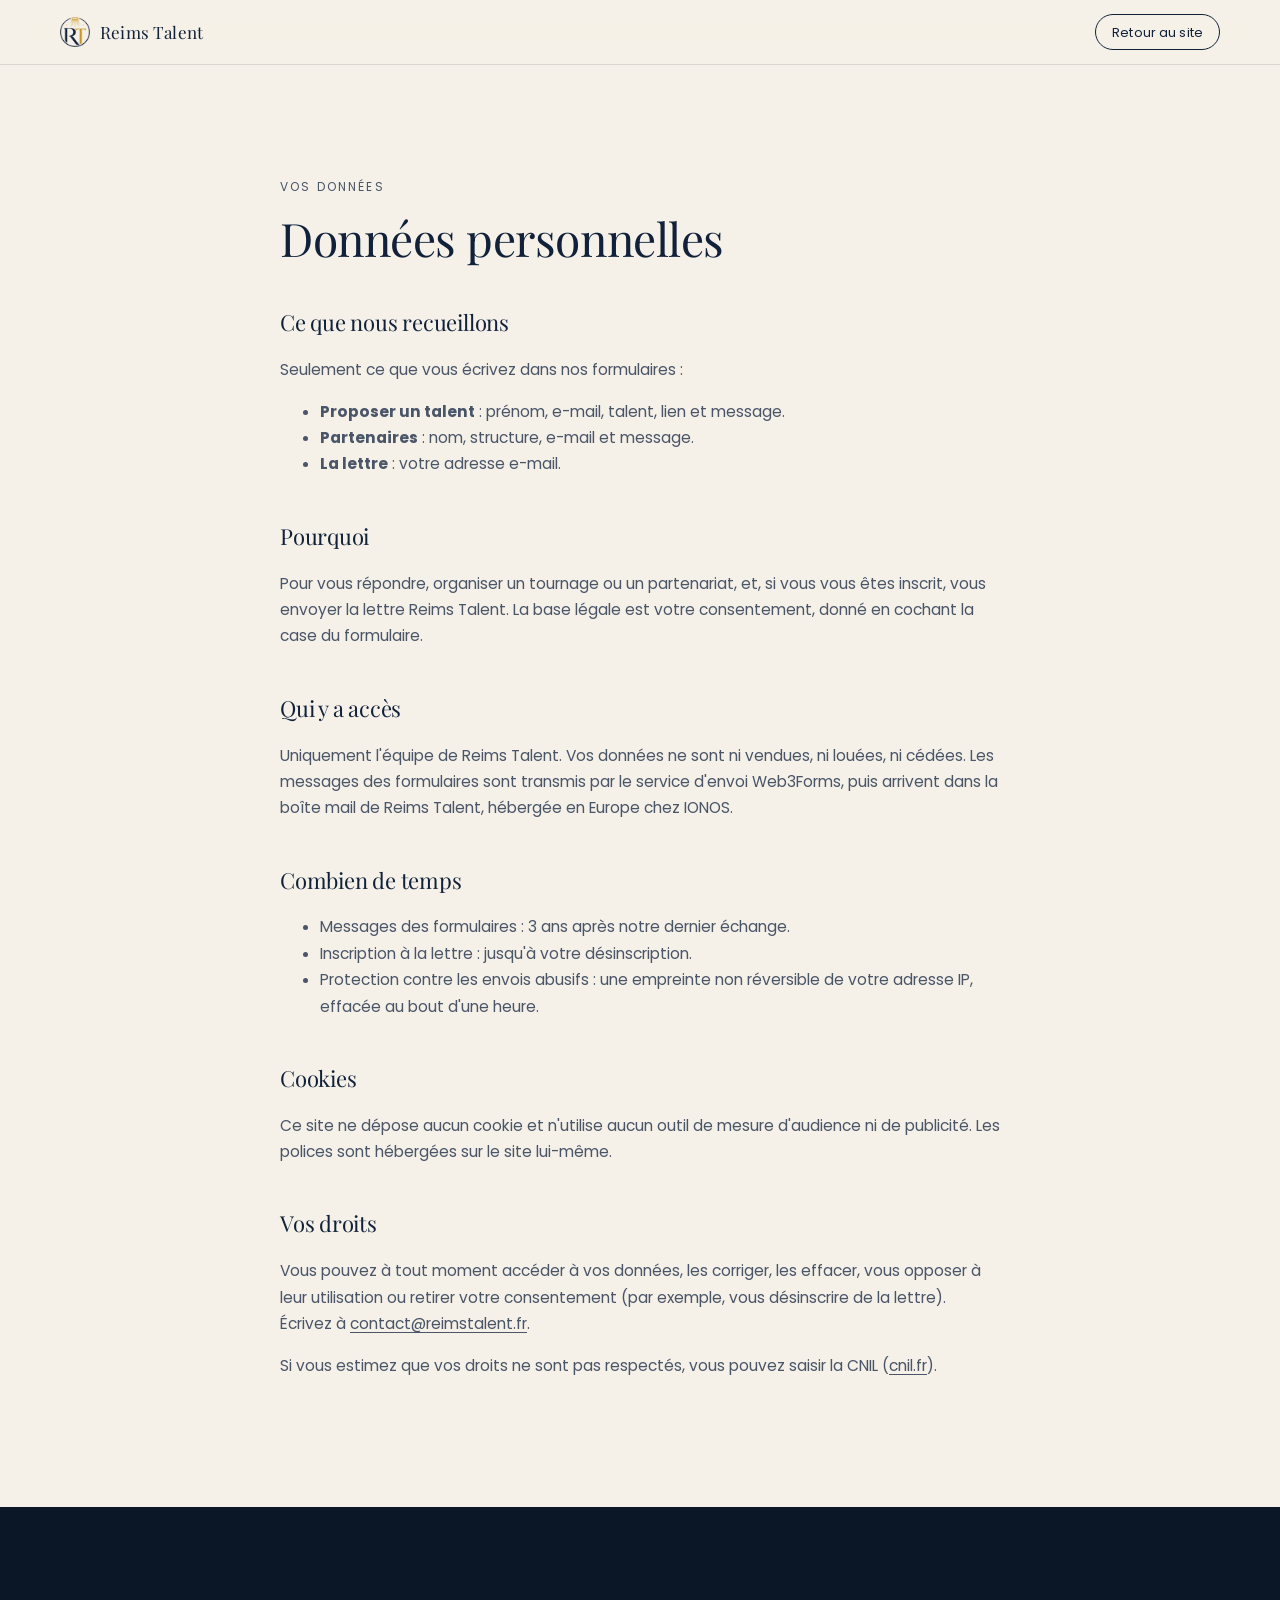
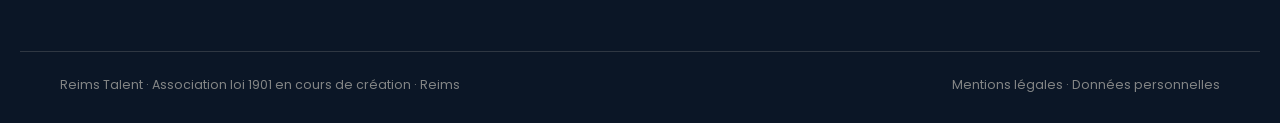
<file: confidentialite.html>
<!doctype html>
<html lang="fr">
<head>
  <meta charset="utf-8">
  <meta name="viewport" content="width=device-width, initial-scale=1, viewport-fit=cover">
  <title>Données personnelles · Reims Talent</title>
  <meta name="robots" content="index, follow">
  <meta name="theme-color" content="#F5F1E8">
  <link rel="icon" href="/favicon.ico" sizes="any">
  <link rel="apple-touch-icon" href="/apple-touch-icon.png">
  <script>try{var t=localStorage.getItem("rt-theme");if(t==="dark"||t==="light")document.documentElement.dataset.theme=t;}catch(e){}</script>
  <link rel="stylesheet" href="/assets/css/site.css?v=3.2">
</head>
<body>
  <header class="entete est-collee">
    <div class="entete__barre">
      <a class="marque" href="/" aria-label="Reims Talent, accueil">
        <img class="marque__jour" src="/assets/img/monogramme-fonce.png" alt="" width="30" height="30"><img class="marque__nuit" src="/assets/img/monogramme.png" alt="" width="30" height="31">
        <span>Reims Talent</span>
      </a>
      <a class="bouton bouton--contour bouton--petit" href="/">Retour au site</a>
    </div>
  </header>
  <main class="page">
    <div class="cadre">
      <p class="surtitre">Vos données</p>
      <h1>Données personnelles</h1>

      <h2>Ce que nous recueillons</h2>
      <p>Seulement ce que vous écrivez dans nos formulaires&nbsp;:</p>
      <ul>
        <li><strong>Proposer un talent</strong>&nbsp;: prénom, e-mail, talent, lien et message.</li>
        <li><strong>Partenaires</strong>&nbsp;: nom, structure, e-mail et message.</li>
        <li><strong>La lettre</strong>&nbsp;: votre adresse e-mail.</li>
      </ul>

      <h2>Pourquoi</h2>
      <p>Pour vous répondre, organiser un tournage ou un partenariat, et, si vous vous êtes inscrit, vous envoyer la lettre Reims Talent. La base légale est votre consentement, donné en cochant la case du formulaire.</p>

      <h2>Qui y a accès</h2>
      <p>Uniquement l'équipe de Reims Talent. Vos données ne sont ni vendues, ni louées, ni cédées. Les messages des formulaires sont transmis par le service d'envoi Web3Forms, puis arrivent dans la boîte mail de Reims Talent, hébergée en Europe chez IONOS.</p>

      <h2>Combien de temps</h2>
      <ul>
        <li>Messages des formulaires&nbsp;: 3 ans après notre dernier échange.</li>
        <li>Inscription à la lettre&nbsp;: jusqu'à votre désinscription.</li>
        <li>Protection contre les envois abusifs&nbsp;: une empreinte non réversible de votre adresse IP, effacée au bout d'une heure.</li>
      </ul>

      <h2>Cookies</h2>
      <p>Ce site ne dépose aucun cookie et n'utilise aucun outil de mesure d'audience ni de publicité. Les polices sont hébergées sur le site lui-même.</p>

      <h2>Vos droits</h2>
      <p>Vous pouvez à tout moment accéder à vos données, les corriger, les effacer, vous opposer à leur utilisation ou retirer votre consentement (par exemple, vous désinscrire de la lettre). Écrivez à <a href="mailto:contact@reimstalent.fr">contact@reimstalent.fr</a>.</p>
      <p>Si vous estimez que vos droits ne sont pas respectés, vous pouvez saisir la CNIL (<a href="https://www.cnil.fr" target="_blank" rel="noopener">cnil.fr</a>).</p>
    </div>
  </main>
  <footer class="pied">
    <div class="cadre pied__bas">
      <p>Reims Talent · Association loi 1901 en cours de création · Reims</p>
      <p><a href="/mentions-legales.html">Mentions légales</a> · <a href="/confidentialite.html">Données personnelles</a></p>
    </div>
  </footer>
</body>
</html>
</file>
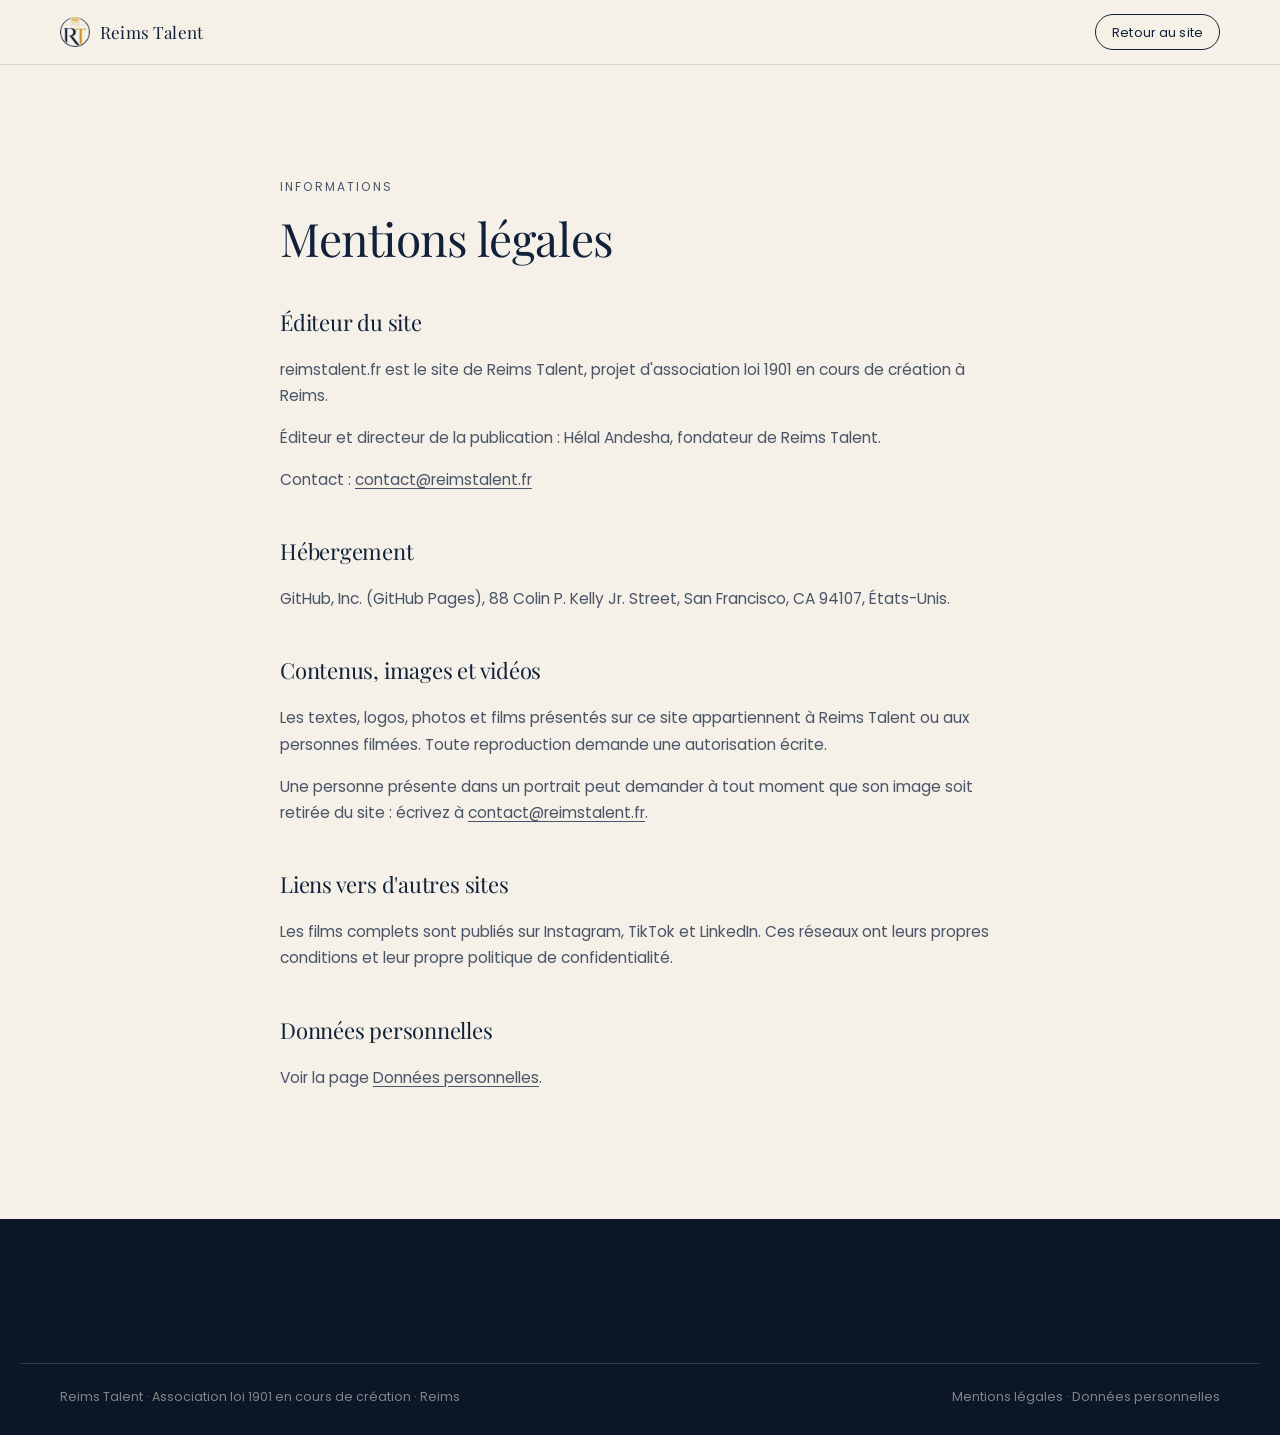
<file: mentions-legales.html>
<!doctype html>
<html lang="fr">
<head>
  <meta charset="utf-8">
  <meta name="viewport" content="width=device-width, initial-scale=1, viewport-fit=cover">
  <title>Mentions légales · Reims Talent</title>
  <meta name="robots" content="index, follow">
  <meta name="theme-color" content="#F5F1E8">
  <link rel="icon" href="/favicon.ico" sizes="any">
  <link rel="apple-touch-icon" href="/apple-touch-icon.png">
  <script>try{var t=localStorage.getItem("rt-theme");if(t==="dark"||t==="light")document.documentElement.dataset.theme=t;}catch(e){}</script>
  <link rel="stylesheet" href="/assets/css/site.css?v=3.2">
</head>
<body>
  <header class="entete est-collee">
    <div class="entete__barre">
      <a class="marque" href="/" aria-label="Reims Talent, accueil">
        <img class="marque__jour" src="/assets/img/monogramme-fonce.png" alt="" width="30" height="30"><img class="marque__nuit" src="/assets/img/monogramme.png" alt="" width="30" height="31">
        <span>Reims Talent</span>
      </a>
      <a class="bouton bouton--contour bouton--petit" href="/">Retour au site</a>
    </div>
  </header>
  <main class="page">
    <div class="cadre">
      <p class="surtitre">Informations</p>
      <h1>Mentions légales</h1>

      <h2>Éditeur du site</h2>
      <p>reimstalent.fr est le site de Reims Talent, projet d'association loi 1901 en cours de création à Reims.</p>
      <p>Éditeur et directeur de la publication&nbsp;: Hélal Andesha, fondateur de Reims Talent.</p>
      <p>Contact&nbsp;: <a href="mailto:contact@reimstalent.fr">contact@reimstalent.fr</a></p>

      <h2>Hébergement</h2>
      <p>GitHub, Inc. (GitHub Pages), 88 Colin P. Kelly Jr. Street, San Francisco, CA 94107, États-Unis.</p>

      <h2>Contenus, images et vidéos</h2>
      <p>Les textes, logos, photos et films présentés sur ce site appartiennent à Reims Talent ou aux personnes filmées. Toute reproduction demande une autorisation écrite.</p>
      <p>Une personne présente dans un portrait peut demander à tout moment que son image soit retirée du site&nbsp;: écrivez à <a href="mailto:contact@reimstalent.fr">contact@reimstalent.fr</a>.</p>

      <h2>Liens vers d'autres sites</h2>
      <p>Les films complets sont publiés sur Instagram, TikTok et LinkedIn. Ces réseaux ont leurs propres conditions et leur propre politique de confidentialité.</p>

      <h2>Données personnelles</h2>
      <p>Voir la page <a href="/confidentialite.html">Données personnelles</a>.</p>
    </div>
  </main>
  <footer class="pied">
    <div class="cadre pied__bas">
      <p>Reims Talent · Association loi 1901 en cours de création · Reims</p>
      <p><a href="/mentions-legales.html">Mentions légales</a> · <a href="/confidentialite.html">Données personnelles</a></p>
    </div>
  </footer>
</body>
</html>
</file>
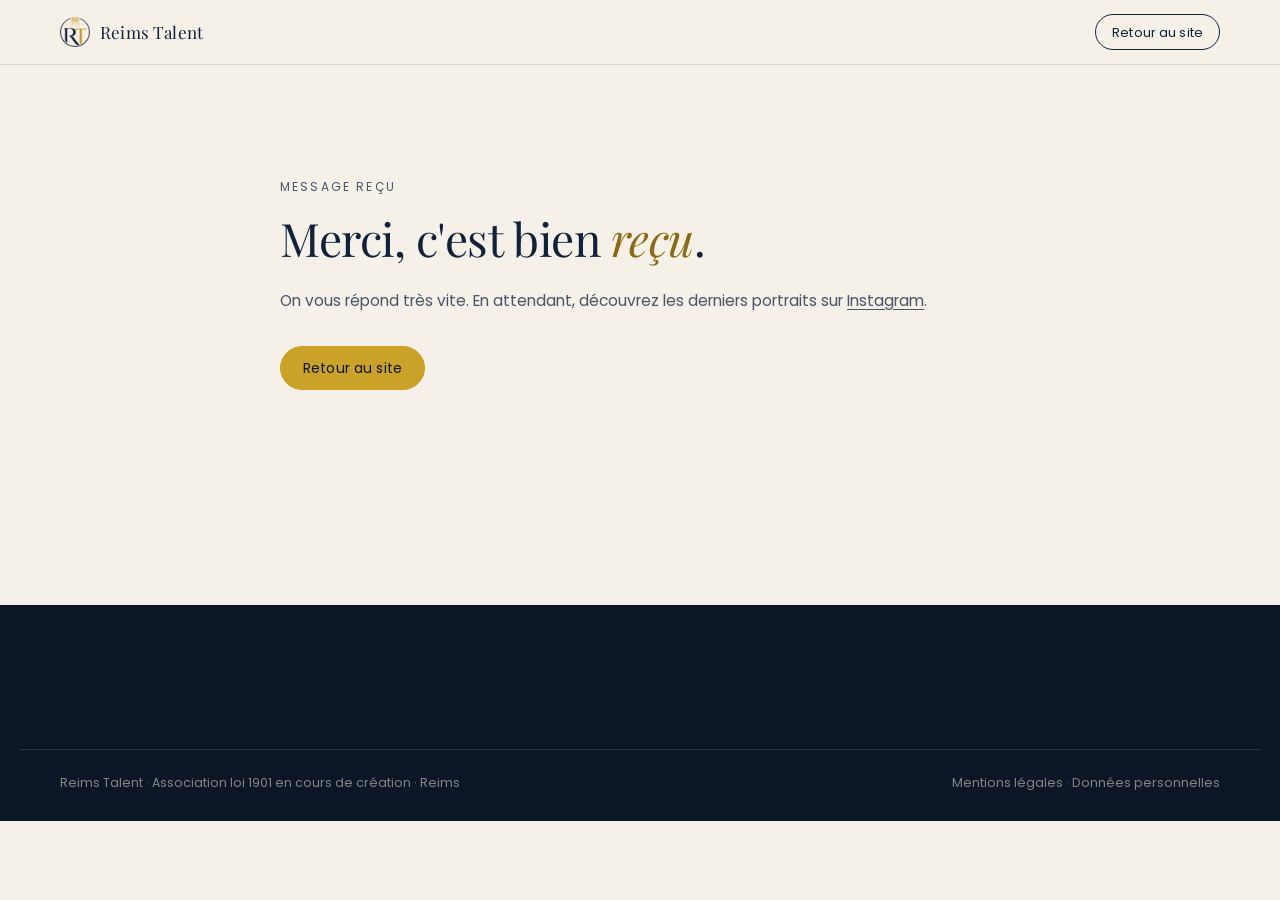
<file: merci.html>
<!doctype html>
<html lang="fr">
<head>
  <meta charset="utf-8">
  <meta name="viewport" content="width=device-width, initial-scale=1, viewport-fit=cover">
  <title>Merci · Reims Talent</title>
  <meta name="robots" content="noindex">
  <meta name="theme-color" content="#F5F1E8">
  <link rel="icon" href="/favicon.ico" sizes="any">
  <link rel="apple-touch-icon" href="/apple-touch-icon.png">
  <script>try{var t=localStorage.getItem("rt-theme");if(t==="dark"||t==="light")document.documentElement.dataset.theme=t;}catch(e){}</script>
  <link rel="stylesheet" href="/assets/css/site.css?v=3.2">
</head>
<body>
  <header class="entete est-collee">
    <div class="entete__barre">
      <a class="marque" href="/" aria-label="Reims Talent, accueil">
        <img class="marque__jour" src="/assets/img/monogramme-fonce.png" alt="" width="30" height="30"><img class="marque__nuit" src="/assets/img/monogramme.png" alt="" width="30" height="31">
        <span>Reims Talent</span>
      </a>
      <a class="bouton bouton--contour bouton--petit" href="/">Retour au site</a>
    </div>
  </header>
  <main class="page">
    <div class="cadre">
      <p class="surtitre">Message reçu</p>
      <h1>Merci, c'est bien <em style="color:var(--or)">reçu</em>.</h1>
      <p>On vous répond très vite. En attendant, découvrez les derniers portraits sur <a href="https://www.instagram.com/reims_talent/">Instagram</a>.</p>
      <p style="margin-top:32px"><a class="bouton bouton--or" href="/" style="color:var(--marine-profond)">Retour au site</a></p>
    </div>
  </main>
  <footer class="pied">
    <div class="cadre pied__bas">
      <p>Reims Talent · Association loi 1901 en cours de création · Reims</p>
      <p><a href="/mentions-legales.html">Mentions légales</a> · <a href="/confidentialite.html">Données personnelles</a></p>
    </div>
  </footer>
</body>
</html>
</file>
<file: assets/css/site.css>
/* Reims Talent · reimstalent.fr · v3 (12/11/2026)
   Minimaliste : fond ivoire, encre marine, l'or en touches fines.
   Charte : marine #11213A, or #C9A227, ivoire #E8E2D5. Playfair Display (titres), Poppins (texte). */

@font-face { font-family: "Playfair Display"; src: url("../fonts/playfair.woff2") format("woff2"); font-weight: 400 900; font-style: normal; font-display: swap; }
@font-face { font-family: "Playfair Display"; src: url("../fonts/playfair-italique.woff2") format("woff2"); font-weight: 400 900; font-style: italic; font-display: swap; }
@font-face { font-family: "Poppins"; src: url("../fonts/poppins-400.woff2") format("woff2"); font-weight: 400; font-display: swap; }
@font-face { font-family: "Poppins"; src: url("../fonts/poppins-700.woff2") format("woff2"); font-weight: 700; font-display: swap; }

:root {
  --fond: #F5F1E8;
  --fond-carte: #EDE7DA;
  --marine: #11213A;
  --marine-profond: #0B1626;
  --encre: #11213A;
  --encre-douce: #4A5568;
  --encre-pale: #6B7280;
  --or: #C9A227;
  --or-texte: #8A6B12;
  --ivoire: #E8E2D5;
  --filet: rgba(17, 33, 58, .12);
  --filet-fort: rgba(17, 33, 58, .22);
  --filet-clair: rgba(232, 226, 213, .16);
  --entete-fond: rgba(245, 241, 232, .86);
  --bouton-fond: #11213A; --bouton-texte: #E8E2D5; --bouton-survol: #0B1626;
  --section-marine: #11213A;
  --pied-fond: #0B1626;
  --survol-doux: rgba(17, 33, 58, .04);
  --pastille-fond: rgba(245, 241, 232, .94);
  /* Cases de saisie */
  --champ-fond: #FFFFFF; --champ-bord: rgba(17, 33, 58, .3); --champ-bord-survol: rgba(17, 33, 58, .5);
  --champ-texte: #11213A; --champ-libelle: #11213A; --champ-aide: #5B6475; --champ-indice: #868D99;
  --champ-ombre: 0 1px 2px rgba(17, 33, 58, .06), 0 2px 10px rgba(17, 33, 58, .05);
  --fleche: url("data:image/svg+xml,%3Csvg xmlns='http://www.w3.org/2000/svg' width='12' height='8'%3E%3Cpath d='M1 1.5l5 5 5-5' fill='none' stroke='%2311213A' stroke-width='1.5'/%3E%3C/svg%3E");
  color-scheme: light;

  --serif: "Playfair Display", Georgia, "Times New Roman", serif;
  --sans: "Poppins", system-ui, -apple-system, "Segoe UI", sans-serif;

  --gouttiere: clamp(16px, 4vw, 40px);
  --largeur: 1160px;
  --rayon: 4px;
  --ease: cubic-bezier(.2, .7, .2, 1);
  --entete: 64px;
}

/* Mode nuit : suit le système, sauf si le visiteur a choisi */
@media (prefers-color-scheme: dark) {
  :root:not([data-theme="light"]) {
    --fond: #0C1727; --fond-carte: #15243A;
    --encre: #EEE9DE; --encre-douce: rgba(238, 233, 222, .74); --encre-pale: rgba(238, 233, 222, .56);
    --or-texte: #D9B54A;
    --filet: rgba(238, 233, 222, .12); --filet-fort: rgba(238, 233, 222, .22);
    --entete-fond: rgba(12, 23, 39, .86);
    --bouton-fond: #EEE9DE; --bouton-texte: #0C1727; --bouton-survol: #FFFFFF;
    --section-marine: #13253F;
    --pied-fond: #070F1C;
    --survol-doux: rgba(238, 233, 222, .06);
    --pastille-fond: rgba(12, 23, 39, .82);
    --champ-fond: #18283F; --champ-bord: rgba(238, 233, 222, .3); --champ-bord-survol: rgba(238, 233, 222, .5);
    --champ-texte: #F5F1E8; --champ-libelle: #EEE9DE; --champ-aide: rgba(238, 233, 222, .66); --champ-indice: rgba(238, 233, 222, .44);
    --champ-ombre: 0 1px 2px rgba(0, 0, 0, .25);
    --fleche: url("data:image/svg+xml,%3Csvg xmlns='http://www.w3.org/2000/svg' width='12' height='8'%3E%3Cpath d='M1 1.5l5 5 5-5' fill='none' stroke='%23EEE9DE' stroke-width='1.5'/%3E%3C/svg%3E");
    color-scheme: dark;
  }
}
:root[data-theme="dark"] {
  --fond: #0C1727; --fond-carte: #15243A;
  --encre: #EEE9DE; --encre-douce: rgba(238, 233, 222, .74); --encre-pale: rgba(238, 233, 222, .56);
  --or-texte: #D9B54A;
  --filet: rgba(238, 233, 222, .12); --filet-fort: rgba(238, 233, 222, .22);
  --entete-fond: rgba(12, 23, 39, .86);
  --bouton-fond: #EEE9DE; --bouton-texte: #0C1727; --bouton-survol: #FFFFFF;
  --section-marine: #13253F;
  --pied-fond: #070F1C;
  --survol-doux: rgba(238, 233, 222, .06);
  --pastille-fond: rgba(12, 23, 39, .82);
  --champ-fond: #18283F; --champ-bord: rgba(238, 233, 222, .3); --champ-bord-survol: rgba(238, 233, 222, .5);
  --champ-texte: #F5F1E8; --champ-libelle: #EEE9DE; --champ-aide: rgba(238, 233, 222, .66); --champ-indice: rgba(238, 233, 222, .44);
  --champ-ombre: 0 1px 2px rgba(0, 0, 0, .25);
  --fleche: url("data:image/svg+xml,%3Csvg xmlns='http://www.w3.org/2000/svg' width='12' height='8'%3E%3Cpath d='M1 1.5l5 5 5-5' fill='none' stroke='%23EEE9DE' stroke-width='1.5'/%3E%3C/svg%3E");
  color-scheme: dark;
}

*, *::before, *::after { box-sizing: border-box; }
html { -webkit-text-size-adjust: 100%; scroll-behavior: smooth; scroll-padding-top: calc(var(--entete) + 16px); }
body {
  margin: 0;
  background: var(--fond);
  color: var(--encre);
  font: 400 15.5px/1.7 var(--sans);
  -webkit-font-smoothing: antialiased;
  text-rendering: optimizeLegibility;
}
img, video { display: block; max-width: 100%; }
a { color: inherit; }
::selection { background: rgba(201, 162, 39, .28); }
:focus-visible { outline: 2px solid var(--or); outline-offset: 3px; border-radius: 2px; }

.cadre { width: 100%; max-width: calc(var(--largeur) + 2 * var(--gouttiere)); margin: 0 auto; padding: 0 var(--gouttiere); }
.visuellement-cache { position: absolute !important; width: 1px; height: 1px; overflow: hidden; clip: rect(0 0 0 0); white-space: nowrap; }
.evitement { position: absolute; left: 12px; top: -60px; z-index: 100; background: var(--bouton-fond); color: var(--bouton-texte); padding: 10px 14px; text-decoration: none; }
.evitement:focus { top: 12px; }
.piege { position: absolute; left: -9999px; }

/* Typographie */
h1, h2, h3 { font-family: var(--serif); font-weight: 400; letter-spacing: -.01em; margin: 0; }
em { font-style: italic; }
.titre { font-size: clamp(27px, 3.1vw, 38px); line-height: 1.15; max-width: 22ch; }
.titre em, .accueil__titre em { color: var(--or-texte); }
.titre--petit { font-size: clamp(24px, 2.4vw, 30px); }
.chapo { color: var(--encre-douce); max-width: 56ch; margin: 16px 0 0; }
.chapo a { color: var(--encre); text-underline-offset: 3px; }
.etiquette, .surtitre {
  margin: 0 0 16px;
  font-size: 12px; letter-spacing: .18em; text-transform: uppercase; color: var(--or-texte);
}
.etiquette--clair { color: var(--or); }

/* Boutons et liens */
.bouton {
  display: inline-flex; align-items: center; justify-content: center; gap: 8px;
  min-height: 44px; padding: 0 22px;
  border: 1px solid var(--encre); border-radius: 999px;
  font: 400 14px/1 var(--sans); letter-spacing: .01em; text-decoration: none; cursor: pointer;
  background: transparent; color: var(--encre);
  transition: background .25s var(--ease), color .25s var(--ease), border-color .25s var(--ease), transform .25s var(--ease);
}
.bouton:hover { transform: translateY(-1px); }
.bouton--plein { background: var(--bouton-fond); border-color: var(--bouton-fond); color: var(--bouton-texte); }
.bouton--plein:hover { background: var(--bouton-survol); border-color: var(--bouton-survol); }
.bouton--or { background: var(--or); border-color: var(--or); color: var(--marine-profond); }
.bouton--or:hover { background: #D6B23F; }
.bouton--contour { background: transparent; }
.bouton--petit { min-height: 36px; padding: 0 16px; font-size: 13px; }
.bouton:disabled { opacity: .55; cursor: default; transform: none; }

.lien {
  display: inline-flex; align-items: center; gap: 6px;
  font-size: 14px; text-decoration: none; color: var(--encre);
  background: linear-gradient(currentColor, currentColor) 0 100% / 100% 1px no-repeat;
  padding-bottom: 3px; transition: background-size .35s var(--ease), color .2s;
}
.lien:hover { background-size: 0 1px; background-position: 100% 100%; color: var(--or-texte); }
.lien span { transition: transform .3s var(--ease); }
.lien:hover span { transform: translateX(3px); }

/* En-tête */
.entete {
  position: sticky; top: 0; z-index: 50;
  border-bottom: 1px solid transparent; transition: border-color .3s;
}
/* Le flou est sur un calque à part : sur l'en-tête lui-même, il piégerait le menu plein écran du téléphone */
.entete::before {
  content: ""; position: absolute; inset: 0; z-index: -1;
  background: var(--entete-fond);
  -webkit-backdrop-filter: saturate(140%) blur(14px); backdrop-filter: saturate(140%) blur(14px);
}
.entete.est-collee { border-bottom-color: var(--filet); }
.entete__barre {
  display: flex; align-items: center; justify-content: space-between; gap: 24px;
  height: var(--entete);
  max-width: calc(var(--largeur) + 2 * var(--gouttiere)); margin: 0 auto; padding: 0 var(--gouttiere);
}
.marque { display: inline-flex; align-items: center; gap: 10px; text-decoration: none; font-family: var(--serif); font-size: 17px; letter-spacing: .01em; }
.marque img { width: 30px; height: auto; }
.nav { display: flex; align-items: center; gap: 28px; }
.nav a:not(.bouton) { position: relative; font-size: 13.5px; text-decoration: none; color: var(--encre-douce); transition: color .2s; }
.nav a:not(.bouton):hover, .nav a.est-actif { color: var(--encre); }
.nav a:not(.bouton)::after { content: ""; position: absolute; left: 0; right: 0; bottom: -6px; height: 1px; background: var(--or); transform: scaleX(0); transform-origin: left; transition: transform .35s var(--ease); }
.nav a.est-actif::after { transform: scaleX(1); }
.nav__appel { min-height: 38px; padding: 0 18px; font-size: 13px; }
.burger { display: none; width: 44px; height: 44px; margin-right: -10px; border: 0; background: none; cursor: pointer; position: relative; }
.burger span { position: absolute; left: 12px; right: 12px; height: 1px; background: var(--encre); transition: transform .3s var(--ease), top .3s var(--ease); }
.burger span:first-child { top: 18px; }
.burger span:last-child { top: 25px; }
.burger[aria-expanded="true"] span:first-child { top: 22px; transform: rotate(45deg); }
.burger[aria-expanded="true"] span:last-child { top: 22px; transform: rotate(-45deg); }

/* Accueil */
.accueil { padding: clamp(48px, 9vw, 112px) 0 clamp(56px, 8vw, 96px); }
.accueil__tete { max-width: 760px; }
.accueil__titre { font-size: clamp(36px, 5vw, 58px); line-height: 1.06; }
.accueil__chapo { margin: 22px 0 0; max-width: 54ch; color: var(--encre-douce); font-size: 16.5px; }
.actions { display: flex; align-items: center; flex-wrap: wrap; gap: 14px 28px; margin-top: 34px; }
.accueil__film { margin: clamp(44px, 6vw, 72px) 0 0; }
.accueil__film video { width: 100%; aspect-ratio: 16 / 9; object-fit: cover; border-radius: var(--rayon); background: var(--fond-carte); }
.accueil__film figcaption {
  display: flex; justify-content: space-between; align-items: center; gap: 16px; flex-wrap: wrap;
  padding: 14px 0 0; border-bottom: 1px solid var(--filet); padding-bottom: 14px;
  font-size: 12.5px; color: var(--encre-pale);
}
.faits { display: flex; gap: 22px; margin: 0; padding: 0; list-style: none; }
.faits li { display: flex; align-items: center; gap: 8px; }
.faits li::before { content: ""; width: 4px; height: 4px; border-radius: 50%; background: var(--or); }

/* Sections */
.section { padding: clamp(64px, 9vw, 120px) 0; }
.section--filet { border-top: 1px solid var(--filet); }
.section--marine { background: var(--section-marine); color: var(--ivoire); }
.section--marine .bouton--plein { background: var(--ivoire); border-color: var(--ivoire); color: var(--marine); }
.section--marine .titre em { color: var(--or); }
.tete { margin-bottom: clamp(36px, 5vw, 56px); }
.deux-colonnes { display: grid; grid-template-columns: minmax(0, 1fr) minmax(0, 1fr); gap: clamp(40px, 7vw, 96px); align-items: start; }
.deux-colonnes--etroit { grid-template-columns: minmax(0, .8fr) minmax(0, 1.2fr); }

/* Portraits */
.portraits { display: grid; grid-template-columns: repeat(3, minmax(0, 1fr)); gap: clamp(36px, 4vw, 56px) clamp(20px, 2.6vw, 36px); }
.carte { display: flex; flex-direction: column; }
.carte__media { position: relative; display: block; overflow: hidden; border-radius: var(--rayon); background: var(--fond-carte); aspect-ratio: 4 / 5; }
.carte__media video { width: 100%; height: 100%; object-fit: cover; transition: transform 1.2s var(--ease), filter .6s var(--ease); filter: saturate(.9); }
.carte:hover .carte__media video { transform: scale(1.025); filter: saturate(1); }
.pastille {
  position: absolute; top: 12px; left: 12px;
  padding: 5px 10px; border-radius: 999px;
  background: var(--pastille-fond); color: var(--encre);
  font-size: 10.5px; letter-spacing: .14em; text-transform: uppercase;
}
.carte__texte { padding-top: 20px; display: flex; flex-direction: column; align-items: flex-start; flex: 1; }
.carte__discipline { margin: 0; font-size: 11.5px; letter-spacing: .12em; text-transform: uppercase; color: var(--encre-pale); }
.carte__nom { font-size: 26px; line-height: 1.2; margin-top: 8px; }
.carte__citation { margin: 10px 0 0; font-family: var(--serif); font-style: italic; font-size: 16px; line-height: 1.5; color: var(--encre); }
.carte__resume { margin: 10px 0 18px; color: var(--encre-douce); font-size: 14.5px; line-height: 1.65; }
.carte .lien { margin-top: auto; }

.suite { display: flex; justify-content: space-between; align-items: center; flex-wrap: wrap; gap: 16px 32px; margin-top: clamp(48px, 6vw, 72px); padding-top: 24px; border-top: 1px solid var(--filet); }
.suite p { margin: 0; color: var(--encre-douce); font-size: 14.5px; }
.reseaux { display: flex; flex-wrap: wrap; gap: 8px; margin: 0; padding: 0; list-style: none; }
.reseaux a { display: inline-flex; align-items: center; min-height: 36px; padding: 0 14px; border: 1px solid var(--filet-fort); border-radius: 999px; font-size: 13px; text-decoration: none; transition: border-color .2s, background .2s; }
.reseaux a:hover { border-color: var(--encre); background: var(--survol-doux); }

/* Le projet */
.projet { display: grid; grid-template-columns: minmax(0, 1fr) minmax(0, 1fr); gap: clamp(32px, 6vw, 96px); align-items: end; }
.projet__texte { margin: 0; color: var(--encre-douce); font-size: 16px; max-width: 52ch; }
.piliers { display: grid; grid-template-columns: repeat(3, minmax(0, 1fr)); gap: clamp(24px, 4vw, 56px); margin: clamp(48px, 7vw, 88px) 0 0; padding: 0; list-style: none; }
.piliers li { padding-top: 22px; border-top: 1px solid var(--filet-fort); }
.piliers__num { font-size: 12px; letter-spacing: .12em; color: var(--or-texte); font-variant-numeric: tabular-nums; }
.piliers h3 { font-size: 22px; margin: 10px 0 8px; }
.piliers p { margin: 0; color: var(--encre-douce); font-size: 14.5px; }
.rubriques { margin-top: clamp(48px, 7vw, 88px); }
.rubriques__titre { font-family: var(--sans); font-size: 11.5px; letter-spacing: .16em; text-transform: uppercase; color: var(--encre-pale); margin-bottom: 8px; }
.rubriques ul { margin: 0; padding: 0; list-style: none; }
.rubriques li { display: grid; grid-template-columns: minmax(0, 1fr) minmax(0, 1.4fr); gap: 24px; padding: 16px 0; border-bottom: 1px solid var(--filet); }
.rubriques strong { font-family: var(--serif); font-weight: 400; font-size: 18px; }
.rubriques span { color: var(--encre-douce); font-size: 14.5px; align-self: center; }

/* Participer */
.etapes { margin: 36px 0 0; padding: 0; list-style: none; }
.etapes li { display: grid; grid-template-columns: 34px minmax(0, 1fr); gap: 14px; padding: 18px 0; border-top: 1px solid var(--filet-clair); }
.etapes li > span { display: grid; place-content: center; width: 28px; height: 28px; margin-top: 1px; border: 1px solid rgba(201, 162, 39, .55); border-radius: 50%; color: var(--or); font-size: 12.5px; line-height: 1; font-variant-numeric: tabular-nums; }
.etapes strong { font-weight: 400; font-family: var(--serif); font-size: 18px; }
.etapes p { margin: 4px 0 0; color: rgba(232, 226, 213, .72); font-size: 14.5px; }
.note { margin: 20px 0 0; font-size: 13px; color: rgba(232, 226, 213, .6); }

/* Formulaires : de vraies cases, lisibles et agréables à remplir */
.formulaire { display: grid; gap: 20px; }
.section--marine .formulaire {
  --champ-fond: #1C2E4A; --champ-bord: rgba(238, 233, 222, .34); --champ-bord-survol: rgba(238, 233, 222, .55);
  --champ-texte: #F5F1E8; --champ-libelle: #F2EDE3; --champ-aide: rgba(238, 233, 222, .7); --champ-indice: rgba(238, 233, 222, .46);
  --champ-ombre: 0 1px 2px rgba(0, 0, 0, .25);
  --fleche: url("data:image/svg+xml,%3Csvg xmlns='http://www.w3.org/2000/svg' width='12' height='8'%3E%3Cpath d='M1 1.5l5 5 5-5' fill='none' stroke='%23EEE9DE' stroke-width='1.5'/%3E%3C/svg%3E");
}
.grille-champs { display: grid; grid-template-columns: minmax(0, 1fr) minmax(0, 1fr); gap: 20px 16px; }
.champ { display: grid; gap: 8px; }
.champ label { font-size: 14.5px; color: var(--champ-libelle); }
.facultatif { color: var(--champ-aide); font-size: 12.5px; margin-left: 6px; }
.champ input, .champ textarea, .champ select, .lettre__ligne input {
  width: 100%; min-height: 54px; padding: 15px 18px;
  border: 1.5px solid var(--champ-bord); border-radius: 12px;
  background: var(--champ-fond); color: var(--champ-texte);
  font: 400 16px/1.45 var(--sans);
  box-shadow: var(--champ-ombre);
  transition: border-color .2s, box-shadow .2s, background-color .2s;
}
.champ input:hover, .champ textarea:hover, .champ select:hover, .lettre__ligne input:hover { border-color: var(--champ-bord-survol); }
.champ input:focus, .champ textarea:focus, .champ select:focus, .lettre__ligne input:focus {
  outline: none; border-color: var(--or); box-shadow: 0 0 0 4px rgba(201, 162, 39, .2);
}

.champ textarea { resize: vertical; min-height: 132px; }
.champ select { appearance: none; cursor: pointer; padding-right: 44px; background: var(--champ-fond) var(--fleche) no-repeat right 18px center; }
.champ input::placeholder, .champ textarea::placeholder, .lettre__ligne input::placeholder { color: var(--champ-indice); opacity: 1; }
[aria-invalid="true"] { border-color: #C0563F !important; box-shadow: 0 0 0 4px rgba(192, 86, 63, .14) !important; }
.section--marine [aria-invalid="true"] { border-color: #F0A493 !important; }

/* Le choix « mon talent / quelqu'un » */
.choix { display: inline-flex; gap: 4px; margin: 0; padding: 4px; border: 1.5px solid var(--champ-bord); border-radius: 999px; background: var(--champ-fond); justify-self: start; }
.choix label { cursor: pointer; }
.choix input { position: absolute; opacity: 0; pointer-events: none; }
.choix span { display: inline-flex; align-items: center; min-height: 40px; padding: 0 18px; border-radius: 999px; font-size: 14px; color: var(--champ-aide); transition: background .25s var(--ease), color .25s; }
.choix input:checked + span { background: var(--or); color: var(--marine-profond); }
.choix input:focus-visible + span { outline: 2px solid var(--or); outline-offset: 2px; }

/* Réseaux : un champ par réseau, avec le préfixe dans la case */
.reseaux-champs { margin: 0; padding: 18px; border: 1.5px dashed var(--champ-bord); border-radius: 16px; min-width: 0; }
.reseaux-champs legend { padding: 0 8px; margin-left: -8px; font-size: 14px; color: var(--champ-libelle); }
.grille-champs--reseaux { grid-template-columns: minmax(0, 1fr) minmax(0, 1fr); gap: 14px 14px; margin-top: 6px; }
.champ--reseau { gap: 6px; }
.champ--reseau label { font-size: 12.5px; color: var(--champ-aide); }
.champ--reseau input { min-height: 48px; padding: 12px 14px; font-size: 15px; border-radius: 10px; }

/* Case d'accord */
.accord { display: flex; gap: 12px; align-items: flex-start; font-size: 13.5px; line-height: 1.55; color: var(--champ-aide, var(--encre-douce)); cursor: pointer; }
.accord input {
  appearance: none; flex: none; width: 22px; height: 22px; margin: 0; cursor: pointer;
  border: 1.5px solid var(--champ-bord); border-radius: 7px; background: var(--champ-fond, #fff);
  display: grid; place-content: center; transition: background .2s, border-color .2s;
}
.accord input::after { content: ""; width: 10px; height: 6px; border: 2px solid var(--marine-profond); border-top: 0; border-right: 0; transform: rotate(-45deg) translate(1px, -1px) scale(0); transition: transform .2s var(--ease); }
.accord input:checked { background: var(--or); border-color: var(--or); }
.accord input:checked::after { transform: rotate(-45deg) translate(1px, -1px) scale(1); }
.accord input:focus-visible { outline: 2px solid var(--or); outline-offset: 2px; }
.accord a { color: inherit; text-underline-offset: 2px; }

.formulaire .bouton { justify-self: start; min-height: 52px; padding: 0 30px; font-size: 15px; }
.formulaire__etat { margin: 0; min-height: 1.5em; font-size: 14px; }
.formulaire__etat.est-erreur { color: #C0563F; }
.formulaire__etat.est-ok { color: var(--or-texte); }
.section--marine .formulaire__etat.est-ok { color: var(--or); }
.section--marine .formulaire__etat.est-erreur { color: #F0A493; }
.est-envoye .champ, .est-envoye .grille-champs, .est-envoye .choix, .est-envoye .accord, .est-envoye .lettre__ligne, .est-envoye .bouton, .est-envoye .reseaux-champs { display: none; }

/* Questions */
.faq { border-top: 1px solid var(--filet-fort); }
.faq details { border-bottom: 1px solid var(--filet); }
.faq summary {
  display: flex; justify-content: space-between; align-items: center; gap: 24px;
  padding: 20px 0; cursor: pointer; list-style: none;
  font-family: var(--serif); font-size: 18.5px; line-height: 1.35;
}
.faq summary::-webkit-details-marker { display: none; }
.faq summary::after { content: ""; flex: none; width: 11px; height: 11px; background: linear-gradient(var(--encre), var(--encre)) center / 100% 1px no-repeat, linear-gradient(var(--encre), var(--encre)) center / 1px 100% no-repeat; transition: transform .35s var(--ease); }
.faq details[open] summary::after { transform: rotate(45deg); }
.faq summary:hover { color: var(--or-texte); }
.faq details p { margin: 0 0 22px; max-width: 58ch; color: var(--encre-douce); }

/* Événements */
.evenement { display: grid; grid-template-columns: minmax(0, 1fr) minmax(0, 1fr); gap: clamp(32px, 6vw, 96px); align-items: end; }
.evenement__ligne { padding: 24px 0; border-top: 1px solid var(--filet-fort); border-bottom: 1px solid var(--filet-fort); }
.evenement__date { margin: 0; font-size: 11.5px; letter-spacing: .16em; text-transform: uppercase; color: var(--or-texte); }
.evenement__nom { margin: 8px 0 4px; font-family: var(--serif); font-size: 24px; }
.evenement__lieu { margin: 0 0 18px; color: var(--encre-douce); font-size: 14.5px; }

/* Partenaires */
.soutiens { margin: 0; padding: 0; list-style: none; border-top: 1px solid var(--filet-fort); }
.soutiens li { padding: 22px 0; border-bottom: 1px solid var(--filet); }
.soutiens h3 { font-size: 21px; }
.soutiens p { margin: 6px 0 0; color: var(--encre-douce); font-size: 14.5px; }

/* Lettre */
.lettre__cadre { display: grid; grid-template-columns: minmax(0, 1fr) minmax(0, 1fr); gap: clamp(32px, 6vw, 96px); align-items: center; }
.lettre__form { display: grid; gap: 14px; }
.lettre__ligne { display: flex; gap: 10px; align-items: stretch; }
.lettre__ligne .bouton { min-height: 54px; padding: 0 26px; }
.lettre__ligne input { flex: 1; }

/* Pied de page */
.pied { background: var(--pied-fond); color: rgba(232, 226, 213, .78); padding: clamp(56px, 7vw, 88px) 0 28px; font-size: 14px; }
.pied__grille { display: grid; grid-template-columns: 1.6fr 1fr 1fr 1fr; gap: 40px; }
.pied__marque img { width: 64px; height: auto; margin-bottom: 18px; }
.pied__marque p { margin: 0; max-width: 30ch; }
.pied__titre { margin: 0 0 6px; font-size: 11px; letter-spacing: .16em; text-transform: uppercase; color: rgba(232, 226, 213, .5); }
.pied__liens { display: flex; flex-direction: column; gap: 9px; }
.pied a { text-decoration: none; transition: color .2s; }
.pied a:hover { color: var(--or); }
.pied__bas { display: flex; justify-content: space-between; flex-wrap: wrap; gap: 8px 24px; margin-top: 56px; padding-top: 22px; border-top: 1px solid var(--filet-clair); font-size: 12.5px; color: rgba(232, 226, 213, .55); }
.pied__bas p { margin: 0; }

/* Pages simples (mentions, confidentialité, merci, 404) */
.page { padding: clamp(56px, 9vw, 112px) 0; min-height: 60vh; }
.page .cadre { max-width: calc(720px + 2 * var(--gouttiere)); }
.page h1 { font-size: clamp(32px, 4vw, 46px); line-height: 1.1; margin-bottom: 24px; }
.page h2 { font-size: 22px; margin: 40px 0 10px; }
.page p, .page li { color: var(--encre-douce); }
.page a { text-underline-offset: 3px; }
.page em[style] { color: var(--or-texte) !important; }

/* Apparitions */
.js .apparition { opacity: 0; transform: translateY(14px); transition: opacity .9s var(--ease), transform .9s var(--ease); }
.js .apparition.est-visible { opacity: 1; transform: none; }

/* Tablette */
@media (max-width: 980px) {
  .portraits { grid-template-columns: repeat(2, minmax(0, 1fr)); }
  .pied__grille { grid-template-columns: 1fr 1fr; }
}

/* Téléphone */
@media (max-width: 820px) {
  :root { --entete: 58px; }
  .burger { display: block; }
  .nav {
    position: fixed; inset: var(--entete) 0 0 0; z-index: 49;
    flex-direction: column; align-items: flex-start; gap: 0;
    padding: 12px var(--gouttiere) 32px; background: var(--fond);
    opacity: 0; visibility: hidden; transform: translateY(-8px);
    transition: opacity .3s var(--ease), transform .3s var(--ease), visibility 0s .3s;
  }
  .nav.est-ouverte { opacity: 1; visibility: visible; transform: none; transition-delay: 0s; }
  .nav a:not(.bouton) { width: 100%; padding: 16px 0; border-bottom: 1px solid var(--filet); font-family: var(--serif); font-size: 22px; color: var(--encre); }
  .nav a:not(.bouton)::after { display: none; }
  .nav__appel { margin-top: 28px; min-height: 48px; font-size: 14.5px; }
  .accueil__film video { aspect-ratio: 3 / 4; }
  .faits { gap: 14px; flex-wrap: wrap; }
  .deux-colonnes, .deux-colonnes--etroit, .projet, .evenement, .lettre__cadre { grid-template-columns: minmax(0, 1fr); }
  .piliers { grid-template-columns: minmax(0, 1fr); gap: 0; }
  .piliers li { padding: 20px 0; }
  .rubriques li { grid-template-columns: minmax(0, 1fr); gap: 2px; }
  /* Portraits : un défilement horizontal, une carte et demie à l'écran */
  .portraits {
    display: flex; gap: 16px; overflow-x: auto; scroll-snap-type: x mandatory;
    margin: 0 calc(-1 * var(--gouttiere)); padding: 0 var(--gouttiere) 8px;
    scroll-padding-inline: var(--gouttiere);
    scrollbar-width: none;
  }
  .portraits::-webkit-scrollbar { display: none; }
  .carte { flex: 0 0 78%; scroll-snap-align: start; }
  .js .portraits .apparition { opacity: 1; transform: none; }
  .grille-champs { grid-template-columns: minmax(0, 1fr); }
  .grille-champs--reseaux { grid-template-columns: minmax(0, 1fr) minmax(0, 1fr); gap: 12px 10px; }
  .reseaux-champs { padding: 14px 12px; }
  .champ--reseau input { font-size: 16px; padding: 11px 12px; }
  .choix { justify-self: stretch; display: flex; }
  .choix label { flex: 1; }
  .choix span { justify-content: center; width: 100%; padding: 0 8px; font-size: 13.5px; white-space: nowrap; }
  .lettre__ligne { flex-direction: column; align-items: stretch; }
  .pied__grille { grid-template-columns: minmax(0, 1fr); gap: 28px; }
}

@media (prefers-reduced-motion: reduce) {
  html { scroll-behavior: auto; }
  *, *::before, *::after { transition-duration: .01ms !important; animation-duration: .01ms !important; }
  .js .apparition { opacity: 1; transform: none; }
}

/* Son de l'accueil : coupé par défaut, monte en douceur au clic */
.son { display: inline-flex; align-items: center; gap: 10px; padding: 0; border: 0; background: none; color: var(--encre-douce); font: 400 12.5px/1.4 var(--sans); cursor: pointer; transition: color .2s; }
.son:hover, .son[aria-pressed="true"] { color: var(--encre); }
.son__barres { display: inline-flex; align-items: flex-end; gap: 2px; height: 12px; }
.son__barres i { width: 2px; height: 3px; background: var(--or); border-radius: 1px; transition: height .3s var(--ease); }
.son[aria-pressed="true"] .son__barres i { animation: son-barre 1s var(--ease) infinite alternate; }
.son[aria-pressed="true"] .son__barres i:nth-child(2) { animation-delay: -.35s; }
.son[aria-pressed="true"] .son__barres i:nth-child(3) { animation-delay: -.7s; }
.son[aria-pressed="true"] .son__barres i:nth-child(4) { animation-delay: -.15s; }
@keyframes son-barre { from { height: 3px; } to { height: 12px; } }

/* Jour / nuit */
.theme { display: grid; place-content: center; width: 40px; height: 40px; padding: 0; border: 1px solid var(--filet-fort); border-radius: 50%; background: transparent; color: var(--encre); cursor: pointer; transition: border-color .2s, background .2s; }
.theme:hover { border-color: var(--encre); background: var(--survol-doux); }
.theme svg { width: 18px; height: 18px; }
.theme__nuit { display: none; }
.entete__outils { display: flex; align-items: center; gap: 10px; }
.marque__nuit { display: none; }
@media (prefers-color-scheme: dark) {
  :root:not([data-theme="light"]) .theme__jour, :root:not([data-theme="light"]) .marque__jour { display: none; }
  :root:not([data-theme="light"]) .theme__nuit, :root:not([data-theme="light"]) .marque__nuit { display: block; }
}
:root[data-theme="dark"] .theme__jour, :root[data-theme="dark"] .marque__jour { display: none; }
:root[data-theme="dark"] .theme__nuit, :root[data-theme="dark"] .marque__nuit { display: block; }
body, .entete::before, .section--marine, .pied, .carte__media { transition: background-color .35s var(--ease), color .35s var(--ease); }

/* Formulaire vivant : le choix glisse, les textes changent en fondu, le champ en plus s'ouvre */
.choix { position: relative; isolation: isolate; }
.choix .choix__curseur { display: block; min-height: 0; padding: 0; position: absolute; z-index: -1; top: 4px; bottom: 4px; left: 4px; width: 0; border-radius: 999px; background: var(--or); box-shadow: 0 4px 14px rgba(201, 162, 39, .28); transition: transform .45s cubic-bezier(.3, 1.2, .4, 1), width .45s cubic-bezier(.3, 1.2, .4, 1); }
.js .choix input:checked + span { background: transparent; }
.choix input:checked + span { color: var(--marine-profond); }
.choix span { position: relative; transition: color .3s var(--ease); }
[data-moi], [data-moi-placeholder] { transition: opacity .22s var(--ease), transform .22s var(--ease); }
.est-change { opacity: 0 !important; transform: translateY(4px); }
.repli { display: grid; grid-template-rows: 0fr; opacity: 0; margin-top: -20px; transition: grid-template-rows .45s var(--ease), opacity .35s var(--ease), margin-top .45s var(--ease); }
.repli__dedans { overflow: hidden; min-height: 0; }
.repli__dedans .champ { padding: 2px; }
[data-mode="autre"] .repli { grid-template-rows: 1fr; opacity: 1; margin-top: 0; }
.champ:focus-within > label { color: var(--or-texte); }
.section--marine .champ:focus-within > label { color: var(--or); }
.champ input:focus, .champ textarea:focus { transform: translateY(-1px); }
.champ input, .champ textarea, .champ select { transition: border-color .2s, box-shadow .25s, background-color .2s, transform .25s var(--ease); }
.bouton__fleche { display: inline-block; transition: transform .3s var(--ease); }
.bouton:hover .bouton__fleche { transform: translateX(4px); }
.js .formulaire.est-visible > * { animation: champ-entree .7s var(--ease) both; }
.js .formulaire.est-visible > *:nth-child(6) { animation-delay: .05s; }
.js .formulaire.est-visible > *:nth-child(7) { animation-delay: .1s; }
.js .formulaire.est-visible > *:nth-child(8) { animation-delay: .15s; }
.js .formulaire.est-visible > *:nth-child(9) { animation-delay: .2s; }
.js .formulaire.est-visible > *:nth-child(10) { animation-delay: .25s; }
.js .formulaire.est-visible > *:nth-child(11) { animation-delay: .3s; }
.js .formulaire.est-visible > *:nth-child(12) { animation-delay: .35s; }
.js .formulaire.est-visible > *:nth-child(n+13) { animation-delay: .4s; }
@keyframes champ-entree { from { opacity: 0; transform: translateY(10px); } to { opacity: 1; transform: none; } }
@media (prefers-reduced-motion: reduce) { .js .formulaire.est-visible > * { animation: none; } .choix__curseur { transition: none; } }
</file>
